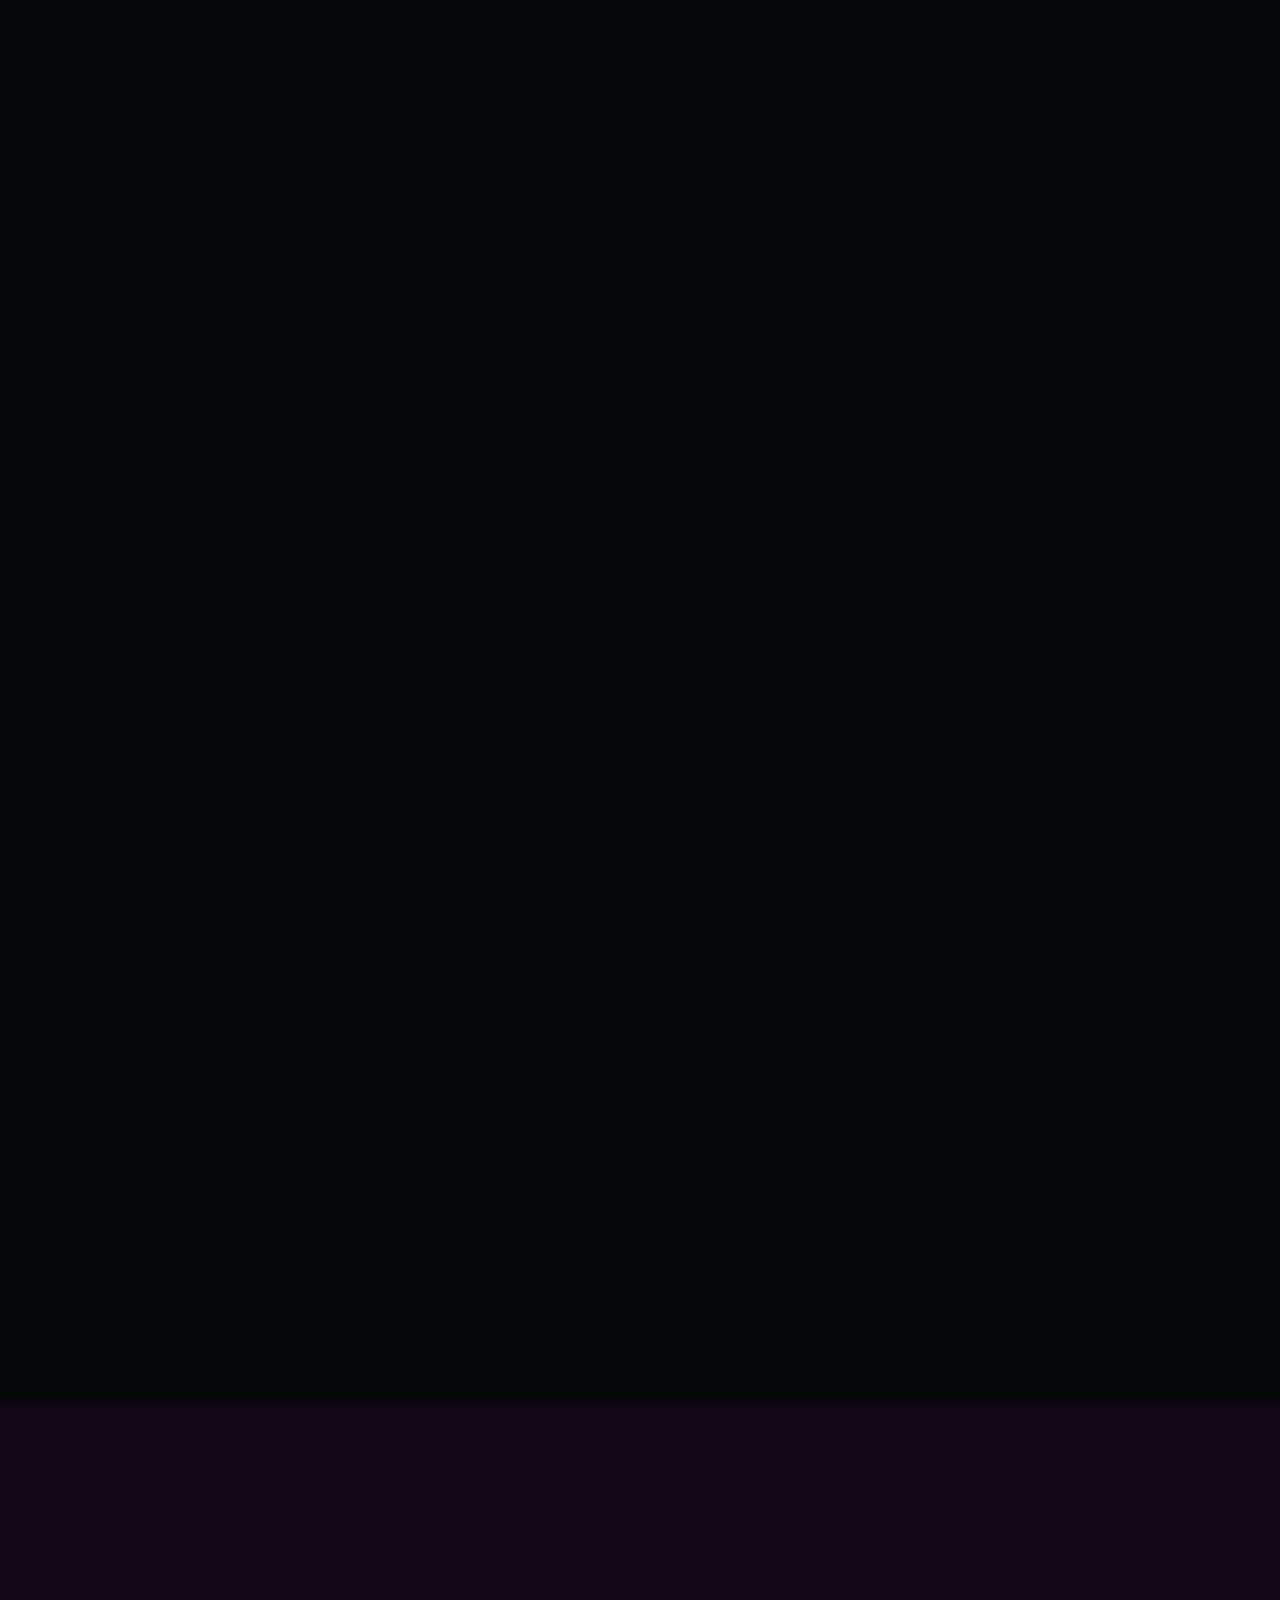
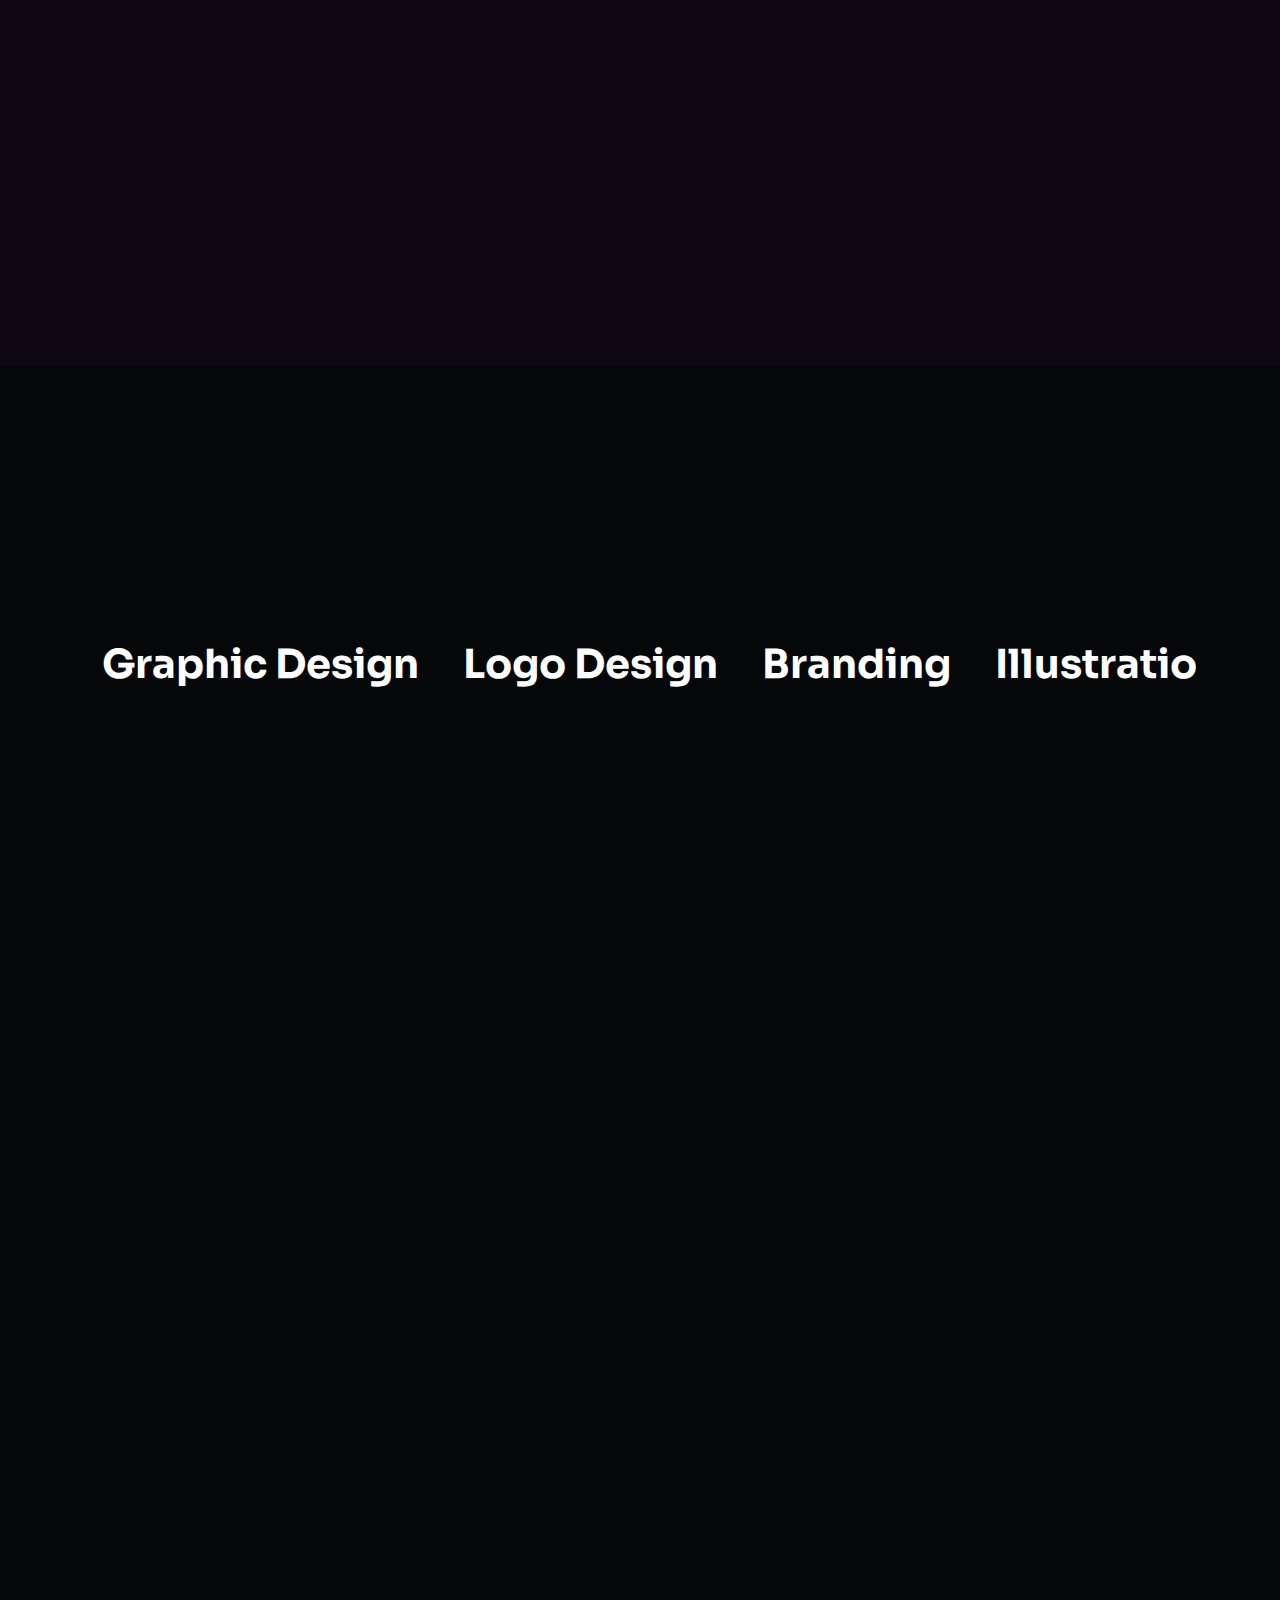
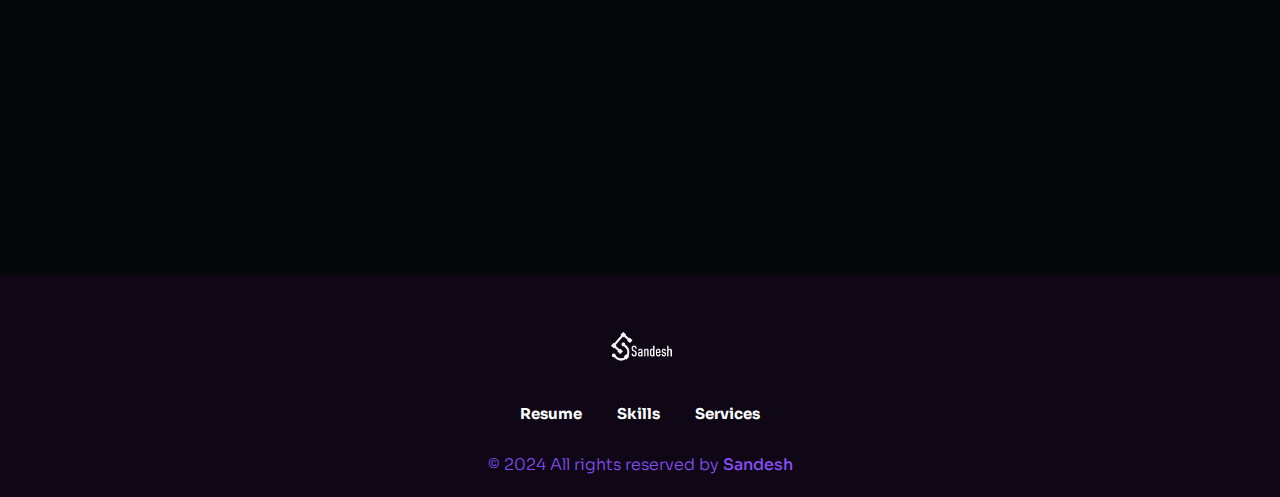
<file: index.html>
<!DOCTYPE html>
<html class="no-js" lang="en">

<head>
    <meta charset="utf-8" />
    <meta http-equiv="x-ua-compatible" content="ie=edge" />
    <meta name="viewport" content="width=device-width, initial-scale=1" />
    <meta name="description" content="Explore my portfolio showcasing graphic design, branding, and logo creation services.">
    <meta name="keywords" content="graphic design, portfolio, logos, web design, branding, digital design, visual identity, creative services, UI/UX design, marketing materials, branding strategy, company branding, logo design, social media graphics">
    <meta name="p:domain_verify" content="7f88bb72a939e737a5d8a29c4a6e36a1" />
    <meta name="robots" content="index, follow, max-snippet:-1, max-video-preview:-1, max-image-preview:large">
    <link rel="canonical" href="https://www.sandeshshrestha.xyz/">

    
    <!-- Site Title -->
    <title>Sandesh Shrestha | Portfolio of Graphic Design & Logo Creation</title>

        <script type="application/ld+json">
        {
            "@context": "https://schema.org",
            "@type": "Person",
            "name": "Sandesh shrestha",
            "jobTitle": "Graphic Designer",
            "url": "https://www.sandeshshrestha.xyz/",  
            "sameAs": [
                "https://www.linkedin.com/in/sandeshshrestha7", 
                "https://twitter.com/sandeshstha8", 
                "https://www.instagram.com/sandesh__shrestha 
            ],
            "image": "https://www.sandeshshrestha.xyz/assets/img/hero/me.jpg", 
            "contactPoint": {
                "@type": "ContactPoint",
                "telephone": "=977-980 5364 156", 
                "contactType": "customer service",
                "areaServed": "Nepal",
                "availableLanguage": "English, Nepali"
            }
        }
        </script>

    <!-- Place favicon.ico in the root directory -->
    <link rel="apple-touch-icon" href="./assets/img/favicon.png" />
    <link rel="shortcut icon" type="image/png" href="./assets/img/favicon.png" />

    <!-- CSS here -->
    <link rel="stylesheet" href="assets/css/animate.min.css">
    <link rel="stylesheet" href="assets/css/bootstrap.min.css">
    <link rel="stylesheet" href="assets/css/font-awesome-pro.min.css">
    <link rel="stylesheet" href="assets/css/flaticon_gerold.css">
    <link rel="stylesheet" href="assets/css/nice-select.css">
    <link rel="stylesheet" href="assets/css/backToTop.css">
    <link rel="stylesheet" href="assets/css/owl.carousel.min.css">
    <link rel="stylesheet" href="assets/css/odometer-theme-default.css">
    <link rel="stylesheet" href="assets/css/magnific-popup.css">

    <link rel="stylesheet" href="assets/css/main.css">
    <link rel="stylesheet" href="assets/css/responsive.css">
</head>

<body>

    <!-- Preloader Area Start -->
    <div class="preloader">
        <svg viewBox="0 0 1000 1000" preserveAspectRatio="none">
            <path id="preloaderSvg" d="M0,1005S175,995,500,995s500,5,500,5V0H0Z"></path>
        </svg>

        <div class="preloader-heading">
            <div class="load-text">
                <span>S</span>
                <span>a</span>
                <span>n</span>
                <span>d</span>
                <span>e</span>
                <span>s</span>
                <span>h</span>
            </div>
        </div>
    </div>
    <!-- Preloader Area End -->

    <!-- HEADER START -->
    <header class="tj-header-area header-absolute">
        <div class="container">
            <div class="row">
                <div class="col-12 d-flex flex-wrap align-items-center">

                    <div class="logo-box">
                        <a href="./">
                            <img src="assets/img/logo/logo.png" alt="Sandesh logo">
                        </a>
                    </div>

                    <div class="header-menu">
                        <nav>
                            <ul>
                                <li><a href="#resume-section">Resume</a></li>
                                <li><a href="#skills-section">Skills</a></li>
                                <li><a href="#services-section">Services</a></li>
                            </ul>
                         </nav>
                    </div>

                    <div class="header-button">
                        <a href="#contact-section" class="btn tj-btn-primary">Hire me!</a>

                    </div>

                    <div class="menu-bar d-lg-none">
                        <button>
                            <span></span>
                            <span></span>
                            <span></span>
                            <span></span>
                        </button>
                    </div>
                </div>
            </div>
        </div>
    </header>
    <header class="tj-header-area header-2 header-sticky sticky-out">
        <div class="container">
            <div class="row">
                <div class="col-12 d-flex flex-wrap align-items-center">

                    <div class="logo-box">
                        <a href="./">
                            <img src="assets/img/logo/logo.png" alt="">
                        </a>
                    </div>

                    <div class="header-menu">
                        <nav>
                            <ul>
                                <li><a href="#resume-section">Resume</a></li>
                                <li><a href="#skills-section">Skills</a></li>
                                <li><a href="#services-section">Services</a></li>
                            </ul>
                        </nav>
                    </div>

                    <div class="header-button">
                        <a href="#contact-section" class="btn tj-btn-primary">Hire me!</a>

                    </div>

                    <div class="menu-bar d-lg-none">
                        <button>
                            <span></span>
                            <span></span>
                            <span></span>
                            <span></span>
                        </button>
                    </div>
                </div>
            </div>
        </div>
    </header>
    <!-- HEADER END -->

    <main class="site-content" id="content">
        <!-- HERO SECTION START -->
        <section class="hero-section d-flex align-items-center" id="intro">
            <div class="intro_text">
                <svg viewBox="0 0 1320 300">
                    <text x="50%" Y="50%" text-anchor="middle">
                        HI
                    </text>
                </svg>
            </div>
            <div class="container">
                <div class="row align-items-center">
                    <div class="col-md-6">
                        <div class="hero-content-box">
                            <span class="hero-sub-title wow fadeInLeft" data-wow-delay="1.1s">I am Sandesh Shrestha</span>
                            <h1 class="hero-title wow fadeInLeft" data-wow-delay="1.2s">Graphic Designer
                            </h1>

                            <div class="hero-image-box d-md-none text-center wow fadeInRight" data-wow-delay="1.3s">
                                <img src="assets/img/hero/me.jpg" alt="Sandesh Shrestha Graphic Designer">

                            </div>

                            <p class="lead wow fadeInLeft" data-wow-delay="1.4s">I create purposeful designs that speak directly to audiences, keeping clarity and authenticity at the forefront. My goal is to help clients reach people meaningfully, with visuals that are memorable and effective. </p>
                            <div class="button-box d-flex flex-wrap align-items-center">
                                <a href="portfolio.html" class="btn tj-btn-secondary wow fadeInLeft"
                                    data-wow-delay="1.5s">Download Portfolio</a>
                                <ul class="ul-reset social-icons wow fadeInLeft" data-wow-delay="1.6s">
                                    <li><a href="https://www.facebook.com/profile.php?id=100089129312843"
                                            aria-label="Facebook"><i class="fa-brands fa-facebook"></i></a></li>
                                    <li><a href="https://www.instagram.com/sandesh__shrestha/" aria-label="Instagram"><i
                                                class="fa-brands fa-instagram"></i></a></li>
                                    <li><a href="https://x.com/sandeshstha8" aria-label="X"><i
                                                class="fa-brands fa-x-twitter"></i></a></li>
                                    <li><a href="https://www.linkedin.com/in/sandeshshrestha7" aria-label="LinkedIn"><i
                                                class="fa-brands fa-linkedin-in"></i></a></li>
                                </ul>

                                </ul>
                            </div>
                        </div>
                    </div>
                    <div class="col-md-6 d-none d-md-block">
                        <div class="hero-image-box text-center wow fadeInRight" data-wow-delay="1.5s">
                            <img src="assets/img/hero/me.jpg" alt="sandesh shrestha graphic designer">
                        </div>
                    </div>
                </div>

                <div class="funfact-area">
                    <div class="row">
                        <div class="col-6 col-lg-3">
                            <div class="funfact-item d-flex flex-column flex-sm-row flex-wrap align-items-center">
                                <div class="number">
                                    <span class="odometer">0</span> <!-- Removed data-count -->
                                </div>
                                <div class="text">Months of <br>Experience</div>
                            </div>
                        </div>
                        <div class="col-6 col-lg-3">
                            <div class="funfact-item d-flex flex-column flex-sm-row flex-wrap align-items-center">
                                <div class="number"><span class="odometer" data-count="3">0</span>+</div>
                                <div class="text">Project <br>Completed</div>
                            </div>
                        </div>
                        <div class="col-6 col-lg-3">
                            <div class="funfact-item d-flex flex-column flex-sm-row flex-wrap align-items-center">
                                <div class="number"><span class="odometer" data-count="5">3</span></div>
                                <div class="text">Happy <br>Clients</div>
                            </div>
                        </div>
                        </div>
                    </div>
                </div>
            </div>
        </section>
        <!-- HERO SECTION END -->

               <!-- RESUME SECTION START -->
               <section class="resume-section" id="resume-section">
                <div class="container">
                    <div class="row">
                        <div class="col-md-6">
                            <div class="section-header wow fadeInUp" data-wow-delay=".3s">
                                <h2 class="section-title">My Experience</h2>
                            </div>
    
                            <div class="resume-widget">
                                <div class="resume-item wow fadeInLeft" data-wow-delay=".4s">
                                    <div class="time">
                                        2024 - Present
                                    </div>
                                    <h3 class="resume-title">Graphic Designer Internship</h3>
                                    <div class="institute">
                                        Kathmandu Infotech,Nepal
                                    </div>
                                </div>
                            </div>
                        </div>
    
                        <div class="col-md-6">
                            <div class="section-header wow fadeInUp" data-wow-delay=".4s">
                                <h2 class="section-title">My Education</h2>
                            </div>
    
                            <div class="resume-widget">
                                <div class="resume-item wow fadeInRight" data-wow-delay=".5s">
                                    <div class="time">
                                        2024
                                    </div>
                                    <h3 class="resume-title">Advance Graphic design</h3>
                                    <div class="institute">
                                        Skill Training Nepal,Kathmandu
                                    </div>
                                </div>
                    </div>
                </div>
            </section>
            <!-- RESUME SECTION END -->
    
            <!-- SKILLS SECTION START -->
            <section class="skills-section" id="skills-section">
                <div class="container">
                    <div class="row">
                        <div class="col-md-12">
                            <div class="section-header text-center">
                                <h2 class="section-title wow fadeInUp" data-wow-delay=".3s">My Skills</h2>
                            </div>
                        </div>
                    </div>
    
                    <div class="row">
                        <div class="col-md-12">
                            <div class="skills-widget d-flex flex-wrap justify-content-center align-items-center">
                                <div class="skill-item wow fadeInUp" data-wow-delay=".3s">
                                    <div class="skill-inner">
                                        <div class="icon-box">
                                            <img src="assets/img/icons/Photoshop.svg" alt="">
                                        </div>
                                        <div class="number">90%</div>
                                    </div>
                                    <p>Photoshop</p>
                                </div>
                                <div class="skill-item wow fadeInUp" data-wow-delay=".4s">
                                    <div class="skill-inner">
                                        <div class="icon-box">
                                            <img src="assets/img/icons/Illustrator.svg" alt="">
                                        </div>
                                        <div class="number">85%</div>
                                    </div>
                                    <p>Illustrator</p>
                                </div>
                                <div class="skill-item wow fadeInUp" data-wow-delay=".5s">
                                    <div class="skill-inner">
                                        <div class="icon-box">
                                            <img src="assets/img/icons/InDesign.svg" alt="">
                                        </div>
                                        <div class="number">70%</div>
                                    </div>
                                    <p>InDesign</p>
                                </div>
                                <div class="skill-item wow fadeInUp" data-wow-delay=".6s">
                                    <div class="skill-inner">
                                        <div class="icon-box">
                                            <img src="assets/img/icons/figma.svg" alt="">
                                        </div>
                                        <div class="number">10%</div>
                                    </div>
                                    <p>Figma</p>
                                </div>
                                <div class="skill-item wow fadeInUp" data-wow-delay=".7s">
                                    <div class="skill-inner">
                                        <div class="icon-box">
                                            <img src="assets/img/icons/xd.svg" alt="">
                                        </div>
                                        <div class="number">10%</div>
                                    </div>
                                    <p>XD</p>
                                </div>
                            </div>
                        </div>
                    </div>
                </div>
            </section>
            <!-- SKILLS SECTION END -->


        <!-- SERVICES SECTION START -->
        <section class="services-section" id="services-section">
            <div class="container">
                <div class="row">
                    <div class="col-md-12">
                        <div class="section-header text-center">
                            <h2 class="section-title wow fadeInUp" data-wow-delay=".3s">My Quality Services</h2>
                        </div>
                    </div>
                </div>
        
                <!-- Logos Wrapper -->
                <div class="service">
                    <div class="service_items">
                        <div class="service-item">Graphic Design</div>
                        <div class="service-item">Logo Design</div>
                        <div class="service-item">Branding</div>
                        <div class="service-item">Illustration</div>
                        <div class="service-item">Print Design</div>
                        <div class="service-item">Social Media Graphics</div>
                        
                        <div class="service-item">Graphic Design</div>
                        <div class="service-item">Logo Design</div>
                        <div class="service-item">Branding</div>
                        <div class="service-item">Illustration</div>
                        <div class="service-item">Print Design</div>
                        <div class="service-item">Social Media Graphics</div>

                        <div class="service-item">Graphic Design</div>
                        <div class="service-item">Logo Design</div>
                        <div class="service-item">Branding</div>
                        <div class="service-item">Illustration</div>
                        <div class="service-item">Print Design</div>
                        <div class="service-item">Social Media Graphics</div>

                        <div class="service-item">Graphic Design</div>
                        <div class="service-item">Logo Design</div>
                        <div class="service-item">Branding</div>
                        <div class="service-item">Illustration</div>
                        <div class="service-item">Print Design</div>
                        <div class="service-item">Social Media Graphics</div>

                        <div class="service-item">Graphic Design</div>
                        <div class="service-item">Logo Design</div>
                        <div class="service-item">Branding</div>
                        <div class="service-item">Illustration</div>
                        <div class="service-item">Print Design</div>
                        <div class="service-item">Social Media Graphics</div>

                        <div class="service-item">Graphic Design</div>
                        <div class="service-item">Logo Design</div>
                        <div class="service-item">Branding</div>
                        <div class="service-item">Illustration</div>
                        <div class="service-item">Print Design</div>
                        <div class="service-item">Social Media Graphics</div>
                        
                    </div>
                </div>
            </div>
        </section>        
        <!-- SERVICES SECTION END -->

        
        <!-- CONTACT SECTION START -->
        <section class="contact-section" id="contact-section">
            <div class="container">
                <div class="row">
                    <div class="col-lg-6 col-md-7 order-2 order-md-1">
                        <div class="contact-form-box wow fadeInLeft" data-wow-delay=".3s">
                            <div class="section-header">
                                <h2 class="section-title">Let’s work together!</h2>
                                <p>I design beautiful and simple things and i love what i do. Just simple like
                                    that!
                                </p>
                            </div>

                            <div class="tj-contact-form">
                                <form action="https://api.web3forms.com/submit" method="POST">
                                    <input type="hidden" name="access_key" value="328300aa-86e9-4b5b-bd2e-b28a9893ca7c">
                                    <input type="hidden" name="redirect" value="https://sandeshshrestha.xyz">
                                    <input type="checkbox" name="botcheck" class="hidden" style="display: none;">

                                    <div class="row gx-3">
                                        <div class="col-sm-6">
                                            <div class="form_group">
                                                <input type="text" name="fname" id="fname" placeholder="First name"
                                                    autocomplete="off">
                                            </div>
                                        </div>
                                        <div class="col-sm-6">
                                            <div class="form_group">
                                                <input type="text" name="lname" id="lname" placeholder="Last name"
                                                    autocomplete="off">
                                            </div>
                                        </div>
                                        <div class="col-sm-6">
                                            <div class="form_group">
                                                <input type="email" name="email" id="email" placeholder="Email address"
                                                    autocomplete="off">
                                            </div>
                                        </div>
                                        <div class="col-sm-6">
                                            <div class="form_group">
                                                <input type="tel" name="phone" id="phone" placeholder="Phone number"
                                                    autocomplete="off">
                                            </div>
                                        </div>
                                        <div class="col-12">
                                            <div class="form_group">
                                                <select name="service" id="service" class="tj-nice-select">
                                                    <option value="" selected disabled>Choose Service</option>
                                                    <option value="graphic design">Posters Design</option>
                                                    <option value="graphic design">logo Design</option>
                                                    <option value="graphic design">Print Design</option>
                                                    <option value="graphic design">Illustration</option>
                                                    <option value="graphic design">Others</option>
                                                </select>
                                            </div>
                                        </div>
                                        <div class="col-12">
                                            <div class="form_group">
                                                <textarea name="message" id="message" placeholder="Message"></textarea>
                                            </div>
                                        </div>
                                        <div class="col-12">
                                            <div class="form_btn">
                                                <button type="submit" class="btn tj-btn-primary">Send Message</button>
                                            </div>
                                        </div>
                                    </div>
                                </form>
                            </div>
                        </div>
                    </div>

                    <div class="col-lg-5 offset-lg-1 col-md-5  d-flex flex-wrap align-items-center  order-1 order-md-2">
                        <div class="contact-info-list">
                            <ul class="ul-reset">
                                <li class="d-flex flex-wrap align-items-center position-relative wow fadeInRight"
                                    data-wow-delay=".4s">
                                    <div class="icon-box">
                                        <i class="flaticon-phone-call"></i>
                                    </div>
                                    <div class="text-box">
                                        <p>Phone</p>
                                        <a href="tel:0123456789">+977 980 5364 156</a>
                                    </div>
                                </li>
                                <li class="d-flex flex-wrap align-items-center position-relative wow fadeInRight"
                                    data-wow-delay=".5s">
                                    <div class="icon-box">
                                        <i class="flaticon-mail-inbox-app"></i>
                                    </div>
                                    <div class="text-box">
                                        <p>Email</p>
                                        <a href="mailto:mail@mail.com">sandeshstha67@gmail.com</a>
                                    </div>
                                </li>
                                <li class="d-flex flex-wrap align-items-center position-relative wow fadeInRight"
                                    data-wow-delay=".6s">
                                    <div class="icon-box">
                                        <i class="flaticon-location"></i>
                                    </div>
                                    <div class="text-box">
                                        <p>Address</p>
                                        <a href="#">Thapagaun, New Baneshwor <br>Kathmandu, Nepal</a>
                                    </div>
                                </li>
                            </ul>
                        </div>
                    </div>
                </div>
            </div>
        </section>
        <!-- CONTACT SECTION END -->
    </main>

    <!-- FOOTER AREA START -->
    <footer class="tj-footer-area">
        <div class="container">
            <div class="row">
                <div class="col-md-12 text-center">
                    <div class="footer-logo-box">
                        <a href="#"><img src="assets/img/logo/logo.png" alt=""></a>
                    </div>
                    <div class="footer-menu">
                        <nav>
                            <ul>
                                <li><a href="#resume-section">Resume</a></li>
                                <li><a href="#skills-section">Skills</a></li>
                                <li><a href="#services-section">Services</a></li>
                            </ul>
                        </nav>
                    </div>
                    <div class="copy-text">
                        <p>&copy; 2024 All rights reserved by <a href="#" target="_blank">Sandesh</a></p>
                    </div>
                </div>
            </div>
        </div>
    </footer>
    <!-- FOOTER AREA END -->


    <!-- CSS here -->
    <script src="assets/js/jquery.min.js"></script>
    <script src="assets/js/bootstrap.bundle.min.js"></script>
    <script src="assets/js/nice-select.min.js"></script>
    <script src="assets/js/backToTop.js"></script>
    <script src="assets/js/smooth-scroll.js"></script>
    <script src="assets/js/appear.min.js"></script>
    <script src="assets/js/wow.min.js"></script>
    <script src="assets/js/gsap.min.js"></script>
    <script src="assets/js/one-page-nav.js"></script>
    <script src="assets/js/lightcase.js"></script>
    <script src="assets/js/owl.carousel.min.js"></script>
    <script src="assets/js/isotope.pkgd.min.js"></script>
    <script src="assets/js/odometer.min.js"></script>
    <script src="assets/js/magnific-popup.js"></script>

    <script src="assets/js/main.js"></script>
</body>

</html>
</file>
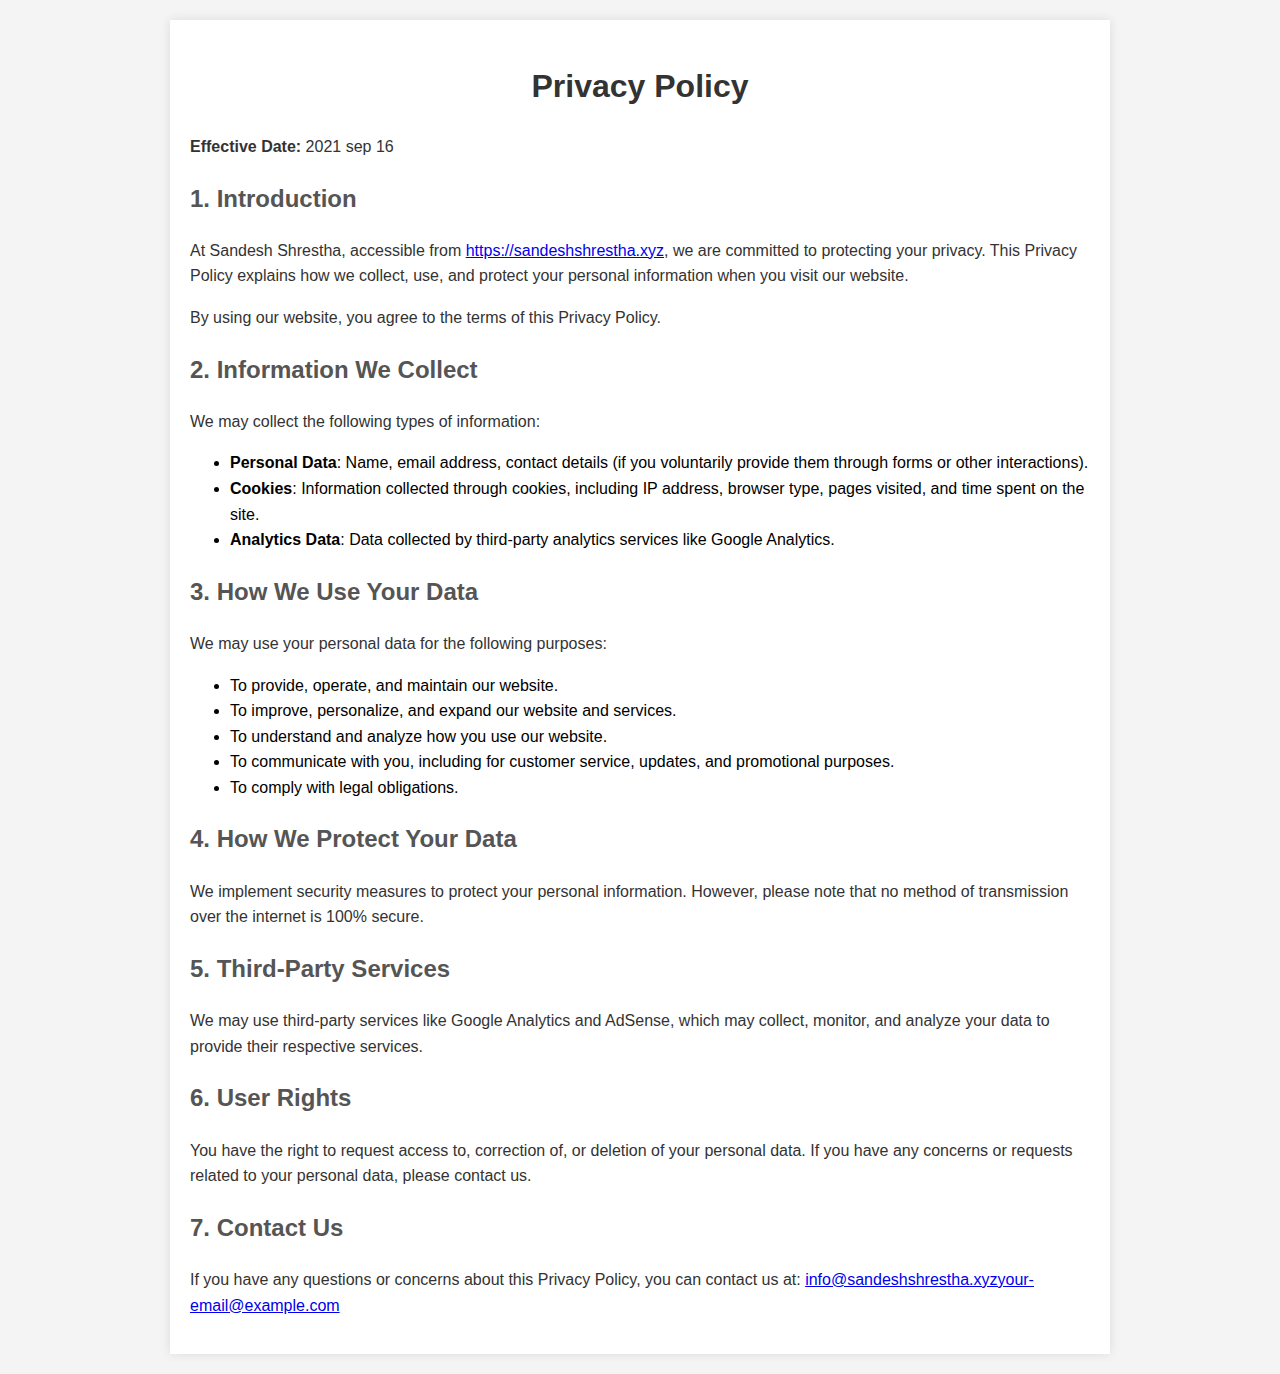
<file: Privacy-policy.html>
<!DOCTYPE html>
<html lang="en">
<head>
    <meta charset="UTF-8">
    <meta name="viewport" content="width=device-width, initial-scale=1.0">
    <meta name="description" content="Privacy Policy of Sandesh Shrestha's website, outlining data collection and usage practices.">
    <meta name="keywords" content="Privacy Policy, GDPR, Sandesh Shrestha">
    <title>Privacy Policy - Sandesh Shrestha</title>
    <style>
        body {
            font-family: Arial, sans-serif;
            margin: 0;
            padding: 20px;
            line-height: 1.6;
            background-color: #f4f4f4;
        }
        .container {
            max-width: 900px;
            margin: auto;
            background: #fff;
            padding: 20px;
            box-shadow: 0 0 10px rgba(0,0,0,0.1);
        }
        h1 {
            text-align: center;
            color: #333;
        }
        h2 {
            color: #555;
        }
        p {
            color: #333;
        }
    </style>
</head>
<body>

    <div class="container">
        <h1>Privacy Policy</h1>
        <p><strong>Effective Date:</strong> 2021 sep 16 </p>

        <h2>1. Introduction</h2>
        <p>At Sandesh Shrestha, accessible from <a href="https://sandeshshrestha.xyz">https://sandeshshrestha.xyz</a>, we are committed to protecting your privacy. This Privacy Policy explains how we collect, use, and protect your personal information when you visit our website.</p>
        <p>By using our website, you agree to the terms of this Privacy Policy.</p>

        <h2>2. Information We Collect</h2>
        <p>We may collect the following types of information:</p>
        <ul>
            <li><strong>Personal Data</strong>: Name, email address, contact details (if you voluntarily provide them through forms or other interactions).</li>
            <li><strong>Cookies</strong>: Information collected through cookies, including IP address, browser type, pages visited, and time spent on the site.</li>
            <li><strong>Analytics Data</strong>: Data collected by third-party analytics services like Google Analytics.</li>
        </ul>

        <h2>3. How We Use Your Data</h2>
        <p>We may use your personal data for the following purposes:</p>
        <ul>
            <li>To provide, operate, and maintain our website.</li>
            <li>To improve, personalize, and expand our website and services.</li>
            <li>To understand and analyze how you use our website.</li>
            <li>To communicate with you, including for customer service, updates, and promotional purposes.</li>
            <li>To comply with legal obligations.</li>
        </ul>

        <h2>4. How We Protect Your Data</h2>
        <p>We implement security measures to protect your personal information. However, please note that no method of transmission over the internet is 100% secure.</p>

        <h2>5. Third-Party Services</h2>
        <p>We may use third-party services like Google Analytics and AdSense, which may collect, monitor, and analyze your data to provide their respective services.</p>

        <h2>6. User Rights</h2>
        <p>You have the right to request access to, correction of, or deletion of your personal data. If you have any concerns or requests related to your personal data, please contact us.</p>

        <h2>7. Contact Us</h2>
        <p>If you have any questions or concerns about this Privacy Policy, you can contact us at: <a href="mailto:info@sandeshshrestha.xyz">info@sandeshshrestha.xyzyour-email@example.com</a></p>
    </div>

</body>
</html>
</file>
<file: assets/css/flaticon_gerold.css>
/*!
*    ______ _       _   _
*    |  ____| |     | | (_)
*    | |__  | | __ _| |_ _  ___ ___  _ __
*    |  __| | |/ _` | __| |/ __/ _ \| '_ \
*    | |    | | (_| | |_| | (_| (_) | | | |
*    |_|    |_|\__,_|\__|_|\___\___/|_| |_|
*
*         https://www.flaticon.com
*/

@font-face {
	font-family: "flaticon_gerold";
	src: url("../fonts/flaticon_gerold.woff2?5df17bbe8cd19f777619d1e48053f6e5")
			format("woff2"),
		url("../fonts/flaticon_gerold.woff?5df17bbe8cd19f777619d1e48053f6e5")
			format("woff"),
		url("../fonts/flaticon_gerold.eot?5df17bbe8cd19f777619d1e48053f6e5#iefix")
			format("embedded-opentype"),
		url("../fonts/flaticon_gerold.ttf?5df17bbe8cd19f777619d1e48053f6e5")
			format("truetype"),
		url("../fonts/flaticon_gerold.svg?5df17bbe8cd19f777619d1e48053f6e5#flaticon_gerold")
			format("svg");
}

i[class^="flaticon-"]:before,
i[class*=" flaticon-"]:before {
	font-family: flaticon_gerold !important;
	font-style: normal;
	font-weight: normal !important;
	font-variant: normal;
	text-transform: none;
	line-height: 1;
	-webkit-font-smoothing: antialiased;
	-moz-osx-font-smoothing: grayscale;
}

.flaticon-up-right-arrow:before {
	content: "\f101";
}
.flaticon-clock:before {
	content: "\f102";
}
.flaticon-calendar:before {
	content: "\f103";
}
.flaticon-phone-call:before {
	content: "\f104";
}
.flaticon-mail-inbox-app:before {
	content: "\f105";
}
.flaticon-location:before {
	content: "\f106";
}
.flaticon-management-service:before {
	content: "\f107";
}
.flaticon-home-button:before {
	content: "\f108";
}
.flaticon-suitcase:before {
	content: "\f109";
}
.flaticon-resume:before {
	content: "\f10a";
}
.flaticon-skill-development:before {
	content: "\f10b";
}
.flaticon-rating:before {
	content: "\f10c";
}
.flaticon-communicate:before {
	content: "\f10d";
}
.flaticon-design:before {
	content: "\f10e";
}
.flaticon-3d-movie:before {
	content: "\f10f";
}
.flaticon-ux-design:before {
	content: "\f110";
}
.flaticon-web-design:before {
	content: "\f111";
}
.flaticon-ui-design:before {
	content: "\f112";
}
.flaticon-seo:before {
	content: "\f113";
}
</file>
<file: assets/css/nice-select.css>
.nice-select {
  -webkit-tap-highlight-color: transparent;
  background-color: #fff;
  border-radius: 5px;
  border: solid 1px #e8e8e8;
  box-sizing: border-box;
  clear: both;
  cursor: pointer;
  display: block;
  float: left;
  font-family: inherit;
  font-size: 14px;
  font-weight: normal;
  height: 42px;
  line-height: 40px;
  outline: none;
  padding-left: 18px;
  padding-right: 30px;
  position: relative;
  text-align: left !important;
  -webkit-transition: all 0.2s ease-in-out;
  transition: all 0.2s ease-in-out;
  -webkit-user-select: none;
     -moz-user-select: none;
      -ms-user-select: none;
          user-select: none;
  white-space: nowrap;
  width: auto; }
  .nice-select:hover {
    border-color: #dbdbdb; }
  .nice-select:active, .nice-select.open, .nice-select:focus {
    border-color: #999; }
  .nice-select:after {
    border-bottom: 2px solid #999;
    border-right: 2px solid #999;
    content: '';
    display: block;
    height: 5px;
    margin-top: -4px;
    pointer-events: none;
    position: absolute;
    right: 12px;
    top: 50%;
    -webkit-transform-origin: 66% 66%;
        -ms-transform-origin: 66% 66%;
            transform-origin: 66% 66%;
    -webkit-transform: rotate(45deg);
        -ms-transform: rotate(45deg);
            transform: rotate(45deg);
    -webkit-transition: all 0.15s ease-in-out;
    transition: all 0.15s ease-in-out;
    width: 5px; }
  .nice-select.open:after {
    -webkit-transform: rotate(-135deg);
        -ms-transform: rotate(-135deg);
            transform: rotate(-135deg); }
  .nice-select.open .list {
    opacity: 1;
    pointer-events: auto;
    -webkit-transform: scale(1) translateY(0);
        -ms-transform: scale(1) translateY(0);
            transform: scale(1) translateY(0); }
  .nice-select.disabled {
    border-color: #ededed;
    color: #999;
    pointer-events: none; }
    .nice-select.disabled:after {
      border-color: #cccccc; }
  .nice-select.wide {
    width: 100%; }
    .nice-select.wide .list {
      left: 0 !important;
      right: 0 !important; }
  .nice-select.right {
    float: right; }
    .nice-select.right .list {
      left: auto;
      right: 0; }
  .nice-select.small {
    font-size: 12px;
    height: 36px;
    line-height: 34px; }
    .nice-select.small:after {
      height: 4px;
      width: 4px; }
    .nice-select.small .option {
      line-height: 34px;
      min-height: 34px; }
  .nice-select .list {
    background-color: #fff;
    border-radius: 5px;
    box-shadow: 0 0 0 1px rgba(68, 68, 68, 0.11);
    box-sizing: border-box;
    margin-top: 4px;
    opacity: 0;
    overflow: hidden;
    padding: 0;
    pointer-events: none;
    position: absolute;
    top: 100%;
    left: 0;
    -webkit-transform-origin: 50% 0;
        -ms-transform-origin: 50% 0;
            transform-origin: 50% 0;
    -webkit-transform: scale(0.75) translateY(-21px);
        -ms-transform: scale(0.75) translateY(-21px);
            transform: scale(0.75) translateY(-21px);
    -webkit-transition: all 0.2s cubic-bezier(0.5, 0, 0, 1.25), opacity 0.15s ease-out;
    transition: all 0.2s cubic-bezier(0.5, 0, 0, 1.25), opacity 0.15s ease-out;
    z-index: 9; }
    .nice-select .list:hover .option:not(:hover) {
      background-color: transparent !important; }
  .nice-select .option {
    cursor: pointer;
    font-weight: 400;
    line-height: 40px;
    list-style: none;
    min-height: 40px;
    outline: none;
    padding-left: 18px;
    padding-right: 29px;
    text-align: left;
    -webkit-transition: all 0.2s;
    transition: all 0.2s; }
    .nice-select .option:hover, .nice-select .option.focus, .nice-select .option.selected.focus {
      background-color: #f6f6f6; }
    .nice-select .option.selected {
      font-weight: bold; }
    .nice-select .option.disabled {
      background-color: transparent;
      color: #999;
      cursor: default; }

.no-csspointerevents .nice-select .list {
  display: none; }

.no-csspointerevents .nice-select.open .list {
  display: block; }
</file>
<file: assets/css/backToTop.css>
.progress-wrap {
	position: fixed;
	right: 50px;
	bottom: 50px;
	height: 46px;
	width: 46px;
	cursor: pointer;
	display: block;
	border-radius: 50px;
	box-shadow: inset 0 0 0 2px rgba(255, 255, 255, 0.5);
	z-index: 99;
	opacity: 0;
	visibility: hidden;
	transform: translateY(15px);
	-webkit-transition: all 200ms linear;
	transition: all 200ms linear;
}

.progress-wrap.active-progress {
	opacity: 1;
	visibility: visible;
	transform: translateY(0);
}

.progress-wrap::after {
	position: absolute;
	content: "\f176";
	font-family: "Font Awesome 5 Pro";
	text-align: center;
	line-height: 46px;
	font-size: 20px;
	color: var(--tj-theme-primary);
	left: 0;
	top: 0;
	height: 46px;
	width: 46px;
	cursor: pointer;
	display: block;
	z-index: 1;
	-webkit-transition: all 200ms linear;
	transition: all 200ms linear;
}

.progress-wrap svg path {
	fill: none;
}

.progress-wrap svg.progress-circle path {
	stroke: var(--tj-theme-primary);
	stroke-width: 4;
	box-sizing: border-box;
	-webkit-transition: all 200ms linear;
	transition: all 200ms linear;
}
</file>
<file: assets/css/odometer-theme-default.css>
.odometer.odometer-auto-theme, .odometer.odometer-theme-default {
  display: -moz-inline-box;
  -moz-box-orient: vertical;
  display: inline-block;
  vertical-align: middle;
  *vertical-align: auto;
  position: relative;
}
.odometer.odometer-auto-theme, .odometer.odometer-theme-default {
  *display: inline;
}
.odometer.odometer-auto-theme .odometer-digit, .odometer.odometer-theme-default .odometer-digit {
  display: -moz-inline-box;
  -moz-box-orient: vertical;
  display: inline-block;
  vertical-align: middle;
  *vertical-align: auto;
  position: relative;
}
.odometer.odometer-auto-theme .odometer-digit, .odometer.odometer-theme-default .odometer-digit {
  *display: inline;
}
.odometer.odometer-auto-theme .odometer-digit .odometer-digit-spacer, .odometer.odometer-theme-default .odometer-digit .odometer-digit-spacer {
  display: -moz-inline-box;
  -moz-box-orient: vertical;
  display: inline-block;
  vertical-align: middle;
  *vertical-align: auto;
  visibility: hidden;
}
.odometer.odometer-auto-theme .odometer-digit .odometer-digit-spacer, .odometer.odometer-theme-default .odometer-digit .odometer-digit-spacer {
  *display: inline;
}
.odometer.odometer-auto-theme .odometer-digit .odometer-digit-inner, .odometer.odometer-theme-default .odometer-digit .odometer-digit-inner {
  text-align: left;
  display: block;
  position: absolute;
  top: 0;
  left: 0;
  right: 0;
  bottom: 0;
  overflow: hidden;
}
.odometer.odometer-auto-theme .odometer-digit .odometer-ribbon, .odometer.odometer-theme-default .odometer-digit .odometer-ribbon {
  display: block;
}
.odometer.odometer-auto-theme .odometer-digit .odometer-ribbon-inner, .odometer.odometer-theme-default .odometer-digit .odometer-ribbon-inner {
  display: block;
  -webkit-backface-visibility: hidden;
}
.odometer.odometer-auto-theme .odometer-digit .odometer-value, .odometer.odometer-theme-default .odometer-digit .odometer-value {
  display: block;
  -webkit-transform: translateZ(0);
}
.odometer.odometer-auto-theme .odometer-digit .odometer-value.odometer-last-value, .odometer.odometer-theme-default .odometer-digit .odometer-value.odometer-last-value {
  position: absolute;
}
.odometer.odometer-auto-theme.odometer-animating-up .odometer-ribbon-inner, .odometer.odometer-theme-default.odometer-animating-up .odometer-ribbon-inner {
  -webkit-transition: -webkit-transform 2s;
  -moz-transition: -moz-transform 2s;
  -ms-transition: -ms-transform 2s;
  -o-transition: -o-transform 2s;
  transition: transform 2s;
}
.odometer.odometer-auto-theme.odometer-animating-up.odometer-animating .odometer-ribbon-inner, .odometer.odometer-theme-default.odometer-animating-up.odometer-animating .odometer-ribbon-inner {
  -webkit-transform: translateY(-100%);
  -moz-transform: translateY(-100%);
  -ms-transform: translateY(-100%);
  -o-transform: translateY(-100%);
  transform: translateY(-100%);
}
.odometer.odometer-auto-theme.odometer-animating-down .odometer-ribbon-inner, .odometer.odometer-theme-default.odometer-animating-down .odometer-ribbon-inner {
  -webkit-transform: translateY(-100%);
  -moz-transform: translateY(-100%);
  -ms-transform: translateY(-100%);
  -o-transform: translateY(-100%);
  transform: translateY(-100%);
}
.odometer.odometer-auto-theme.odometer-animating-down.odometer-animating .odometer-ribbon-inner, .odometer.odometer-theme-default.odometer-animating-down.odometer-animating .odometer-ribbon-inner {
  -webkit-transition: -webkit-transform 2s;
  -moz-transition: -moz-transform 2s;
  -ms-transition: -ms-transform 2s;
  -o-transition: -o-transform 2s;
  transition: transform 2s;
  -webkit-transform: translateY(0);
  -moz-transform: translateY(0);
  -ms-transform: translateY(0);
  -o-transform: translateY(0);
  transform: translateY(0);
}

.odometer.odometer-auto-theme, .odometer.odometer-theme-default {
  font-family: "Helvetica Neue", sans-serif;
  line-height: 1.1em;
}
.odometer.odometer-auto-theme .odometer-value, .odometer.odometer-theme-default .odometer-value {
  text-align: center;
}
</file>
<file: assets/css/main.css>
@import url("https://fonts.googleapis.com/css2?family=Sora:wght@300;400;500;700&display=swap");
@import url("https://fonts.googleapis.com/css2?family=Russo+One&display=swap");

:root {
	/* ----------------------------------
   @font family declaration
  ------------------------------------ */
	--tj-ff-body: "Sora", sans-serif;
	--tj-ff-heading: "Sora", sans-serif;
	--tj-ff-russo: "Russo One", sans-serif;
	--tj-ff-fontawesome: "Font Awesome 6 Pro";
	/* ----------------------------------
   @color declaration
  ------------------------------------ */
	--tj-body: #dddddd;
	--tj-white: #ffffff;
	--tj-black: #000000;
	--tj-black-2: #050709;
	--tj-heading-primary: #102039;
	--tj-heading-secondary: #ea1826;
	--tj-theme-primary: #8750f7;
	--tj-theme-secondary: #2a1454;
	--tj-theme-accent-1: #0f0715;
	--tj-theme-accent-2: #140c1c;
	--tj-grey-1: #747779;
	--tj-grey-2: #d9d9d9;
	--tj-grey-3: #dddddd;
	--tj-grey-4: #22272c;
	/* ----------------------------------
   @font weight declaration
  ------------------------------------ */
	--tj-fw-normal: normal;
	--tj-fw-elight: 200;
	--tj-fw-light: 300;
	--tj-fw-regular: 400;
	--tj-fw-medium: 500;
	--tj-fw-sbold: 600;
	--tj-fw-bold: 700;
	--tj-fw-ebold: 800;
	--tj-fw-black: 900;
	/* ----------------------------------
    @font size declaration
  ------------------------------------ */
	--tj-fz-body: 16px;
	--tj-fz-btn: 15px;
	--tj-fz-p: 18px;
	--tj-fz-h1: 65px;
	--tj-fz-h2: 45px;
	--tj-fz-h3: 30px;
	--tj-fz-h4: 24px;
	--tj-fz-h5: 22px;
	--tj-fz-h6: 18px;
	--tj-fz-sub-title: 36px;
}

.popup-overlay {
	position: fixed;
	top: 0;
	left: 0;
	width: 100%;
	height: 100%;
	background: rgba(0, 0, 0, 0.7);
	display: flex;
	align-items: center;
	justify-content: center;
	z-index: 1000;
	opacity: 1;
	visibility: visible;
	transition: opacity 0.3s ease, visibility 0.3s ease;
  }
  
  /* Hidden state for the overlay */
  .popup-overlay.hidden {
	opacity: 0;
	visibility: hidden;
  }
  
  /* Style for the popup content box */
  .popup-content {
	background: #000000;
	padding: 20px;
	width: 90%;
	max-width: 400px;
	text-align: center;
	border-radius: 10px;
	box-shadow: 0 0 20px rgba(0, 0, 0, 0.5);
  }
  
  /* Button style */
  .close-btn {
	margin-top: 15px;
	padding: 10px 20px;
	background-color: #007bff;
	color: #fff;
	border: none;
	border-radius: 5px;
	cursor: pointer;
	font-size: 16px;
	transition: background-color 0.3s;
  }
  
  .close-btn:hover {
	background-color: #0056b3;
  }
  
* {
	margin: 0;
	padding: 0;
	-webkit-box-sizing: border-box;
	box-sizing: border-box;
	scrollbar-width: thin;
	scrollbar-color: var(--tj-theme-primary) var(--tj-theme-secondary);
}

::-webkit-scrollbar {
	height: 4px;
	width: 4px;
	background: var(--tj-theme-secondary);
}

::-webkit-scrollbar-thumb {
	background: var(--tj-theme-primary);
	-webkit-border-radius: 1ex;
	-webkit-box-shadow: 0px 0px 0px rgba(0, 0, 0, 0.75);
}

::-webkit-scrollbar-corner {
	background: transparent;
}

html,
body {
	min-height: 100%;
	overflow-x: hidden;
}

img {
	max-width: 100%;
}

body {
	font-family: var(--tj-ff-body);
	font-size: var(--tj-fz-body);
	font-weight: var(--tj-fw-regular);
	color: var(--tj-body);
}

h1,
h2,
h3,
h4,
h5,
h6 {
	font-family: var(--tj-ff-heading);
	font-weight: var(--tj-fw-bold);
	line-height: 1.2;
	color: var(--tj-white);
	margin-bottom: 15px;
}

h1 {
	font-size: var(--tj-fz-h1);
}

h2 {
	font-size: var(--tj-fz-h2);
}

h3 {
	font-size: var(--tj-fz-h3);
}

h4 {
	font-size: var(--tj-fz-h4);
}

h5 {
	font-size: var(--tj-fz-h5);
}

h6 {
	font-size: var(--tj-fz-h6);
}

h1 > a,
h2 > a,
h3 > a,
h4 > a,
h5 > a,
h6 > a {
	color: inherit;
	font-size: inherit;
	font-family: inherit;
	font-weight: inherit;
	text-decoration: none;
}

a:hover {
	text-decoration: none;
}

a h1:hover,
a h2:hover,
a h3:hover,
a h4:hover,
a h5:hover,
a h6:hover {
	text-decoration: none;
}

.site-content {
	overflow: hidden;
}

.ul-reset {
	margin: 0;
	padding: 0;
	list-style: none;
}
.tj-btn-primary {
	text-decoration: none;
	display: -webkit-inline-box;
	display: -ms-inline-flexbox;
	display: inline-flex;
	gap: 10px;
	-webkit-box-align: center;
	-ms-flex-align: center;
	align-items: center;
	-webkit-box-pack: center;
	-ms-flex-pack: center;
	justify-content: center;
	font-size: var(--tj-fz-btn);
	line-height: 1;
	font-weight: var(--tj-fw-bold);
	color: var(--tj-white);
	text-transform: capitalize;
	background-size: 200%;
	background-image: -webkit-gradient(
		linear,
		left top,
		right top,
		from(var(--tj-theme-primary)),
		color-stop(51%, var(--tj-theme-secondary)),
		to(var(--tj-theme-primary))
	);
	background-image: -o-linear-gradient(
		left,
		var(--tj-theme-primary) 0%,
		var(--tj-theme-secondary) 51%,
		var(--tj-theme-primary) 100%
	);
	background-image: linear-gradient(
		to right,
		var(--tj-theme-primary) 0%,
		var(--tj-theme-secondary) 51%,
		var(--tj-theme-primary) 100%
	);
	border: none;
	border-radius: 50px;
	padding: 17px 35px;
	-webkit-transition: 0.4s;
	-o-transition: 0.4s;
	transition: 0.4s;
}
.tj-btn-primary i {
	-webkit-transform: rotate(-45deg);
	-ms-transform: rotate(-45deg);
	transform: rotate(-45deg);
	-webkit-transition: 0.4s;
	-o-transition: 0.4s;
	transition: 0.4s;
}
.tj-btn-primary:hover {
	background-position: -100%;
}
.tj-btn-primary:hover i {
	-webkit-transform: rotate(0);
	-ms-transform: rotate(0);
	transform: rotate(0);
}
.tj-btn-secondary {
	text-decoration: none;
	font-size: var(--tj-fz-btn);
	line-height: 1;
	font-weight: var(--tj-fw-medium);
	color: var(--tj-theme-primary);
	border-radius: 50px;
	padding: 17px 35px;
	border: 1px solid var(--tj-theme-primary);
	-webkit-transition: 0.3s;
	-o-transition: 0.3s;
	transition: 0.3s;
	letter-spacing: 1px;
}
.tj-btn-secondary:hover {
	background: var(--tj-theme-primary);
}
.lead {
	font-size: 20px;
}
.social-icons {
	display: -webkit-box;
	display: -ms-flexbox;
	display: flex;
}
.social-icons li {
	margin-right: 20px;
}
.social-icons li:last-child {
	margin-right: 0;
}
.social-icons li a {
	color: var(--tj-theme-primary);
	width: 35px;
	height: 35px;
	border: 1px solid var(--tj-theme-primary);
	border-radius: 50%;
	display: flex;
	align-items: center;
	justify-content: center;
	position: relative;
	text-decoration: none;
	z-index: 1;
}
.social-icons li a i {
	transition: 0.3s;
}
.social-icons li a::before {
	content: "";
	position: absolute;
	top: 0;
	left: 0;
	width: 100%;
	height: 100%;
	background: var(--tj-theme-primary);
	-webkit-transform: scale(0);
	-ms-transform: scale(0);
	transform: scale(0);
	-webkit-transition: 0.3s;
	-o-transition: 0.3s;
	transition: 0.3s;
	border-radius: 50%;
	z-index: -1;
}
.social-icons li a:hover {
	border: 1px solid var(--tj-theme-primary);
	color: var(--tj-white);
}
.social-icons li a:hover::before {
	-webkit-transform: scale(1.1);
	-ms-transform: scale(1.1);
	transform: scale(1.1);
}
.funfact-item {
	gap: 15px;
}
.funfact-item .number {
	font-size: 64px;
	line-height: 1;
	font-weight: var(--tj-fw-bold);
	display: -webkit-box;
	display: -ms-flexbox;
	display: flex;
	-ms-flex-wrap: wrap;
	flex-wrap: wrap;
	-webkit-box-align: center;
	-ms-flex-align: center;
	align-items: center;
}
.section-header {
	margin-bottom: 50px;
	max-width: 700px;
	width: 100%;
}
.section-header .section-title {
	font-size: 45px;
	background: var(--tj-theme-primary);
	background: -webkit-gradient(
		linear,
		left top,
		right top,
		from(var(--tj-theme-primary)),
		to(var(--tj-white))
	);
	background: -o-linear-gradient(
		left,
		var(--tj-theme-primary) 0%,
		var(--tj-white) 100%
	);
	background: linear-gradient(
		to right,
		var(--tj-theme-primary) 0%,
		var(--tj-white) 100%
	);
	-webkit-background-clip: text;
	background-clip: text;
	background-clip: text;
	background-clip: text;
	background-clip: text;
	background-clip: text;
	-webkit-text-fill-color: transparent;
	display: inline-block;
}
.section-header p:last-child {
	margin-bottom: 0;
}
.owl-carousel .owl-nav button.owl-next,
.owl-carousel .owl-nav button.owl-prev,
.owl-carousel button.owl-dot {
	padding: 3px !important;
}
.owl-dots {
	text-align: center;
	margin-top: 25px;
}
.owl-dots .owl-dot {
	margin-right: 5px;
}
.owl-dots .owl-dot:last-child {
	margin-right: 0;
}
.owl-dots .owl-dot span {
	width: 8px;
	height: 8px;
	background: var(--tj-grey-2);
	border-radius: 50%;
	display: block;
	opacity: 0.2;
}
.owl-dots .owl-dot.active span {
	background: var(--tj-theme-primary);
	opacity: 1;
}
.tj-nice-select {
	float: none;
	width: 100%;
	background: transparent;
	border: 1px solid rgba(255, 255, 255, 0.1);
	color: var(--tj-grey-1);
}
.tj-nice-select:hover {
	border-color: rgba(255, 255, 255, 0.1);
}
.tj-nice-select:focus {
	-webkit-box-shadow: none;
	box-shadow: none;
	border-color: var(--tj-theme-primary);
}
.tj-nice-select::after {
	content: "";
	top: 50%;
	right: 10px;
	position: absolute;
	background: url(../img/icons/down-arrow.svg);
	background-position: center;
	background-size: cover;
	border: none;
	-webkit-transform: rotate(0);
	-ms-transform: rotate(0);
	transform: rotate(0);
	width: 15px;
	height: 12px;
	margin-top: -6px;
	-webkit-transform-origin: center;
	-ms-transform-origin: center;
	transform-origin: center;
}
.tj-nice-select.open::after {
	-webkit-transform: rotate(-180deg);
	-ms-transform: rotate(-180deg);
	transform: rotate(-180deg);
}
.nice-select .option:hover,
.nice-select .option.focus,
.nice-select .option.selected.focus,
.nice-select .option {
	color: var(--tj-theme-accent-1);
}
/* END: Theme Default CSS */

/*
* ===============================
*  START: Preloader
* ===============================
*/
body.loaded {
	overflow: hidden !important;
	height: 100% !important;
}

.preloader {
	position: fixed;
	z-index: 10;
	height: 100vh;
	width: 100%;
	left: 0;
	top: 0;
	display: -webkit-box;
	display: -ms-flexbox;
	display: flex;
	overflow: hidden;
	-webkit-box-align: center;
	-ms-flex-align: center;
	align-items: center;
	-webkit-box-pack: center;
	-ms-flex-pack: center;
	justify-content: center;
	background: transparent;
	z-index: 99999999999999;
}

.preloader svg {
	position: absolute;
	top: 0;
	width: 100vw;
	height: 110vh;
	fill: var(--tj-black-2);
}

.preloader .preloader-heading .load-text {
	font-size: 20px;
	font-weight: 200;
	letter-spacing: 15px;
	text-transform: uppercase;
	z-index: 20;
}

.load-text span {
	-webkit-animation: loading 1s infinite alternate;
	animation: loading 1s infinite alternate;
}

.load-text span:nth-child(1) {
	-webkit-animation-delay: 0s;
	animation-delay: 0s;
}

.load-text span:nth-child(2) {
	-webkit-animation-delay: 0.1s;
	animation-delay: 0.1s;
}

.load-text span:nth-child(3) {
	-webkit-animation-delay: 0.2s;
	animation-delay: 0.2s;
}

.load-text span:nth-child(4) {
	-webkit-animation-delay: 0.3s;
	animation-delay: 0.3s;
}

.load-text span:nth-child(5) {
	-webkit-animation-delay: 0.4s;
	animation-delay: 0.4s;
}

.load-text span:nth-child(6) {
	-webkit-animation-delay: 0.5s;
	animation-delay: 0.5s;
}

.load-text span:nth-child(7) {
	-webkit-animation-delay: 0.6s;
	animation-delay: 0.6s;
}

@-webkit-keyframes loading {
	0% {
		opacity: 1;
	}
	100% {
		opacity: 0;
	}
}

@keyframes loading {
	0% {
		opacity: 1;
	}
	100% {
		opacity: 0;
	}
}

/* END: Preloader */

/*
* ===============================
* START: Headers
* ===============================
*/

@-webkit-keyframes bounceInDown {
	0% {
		opacity: 0;
		-webkit-transform: translateY(-2000px);
	}
	60% {
		opacity: 1;
		-webkit-transform: translateY(0px);
	}
	80% {
		-webkit-transform: translateY(-10px);
	}
	100% {
		-webkit-transform: translateY(0);
	}
}

@keyframes bounceInDown {
	0% {
		opacity: 0;
		-webkit-transform: translateY(-2000px);
		transform: translateY(-2000px);
	}
	60% {
		opacity: 1;
		-webkit-transform: translateY(0px);
		transform: translateY(0px);
	}
	80% {
		-webkit-transform: translateY(-10px);
		transform: translateY(-10px);
	}
	100% {
		-webkit-transform: translateY(0);
		transform: translateY(0);
	}
}
@-webkit-keyframes bounceInUp {
	0%,
	10%,
	35%,
	50%,
	to {
		-webkit-animation-timing-function: cubic-bezier(0.215, 0.61, 0.355, 1);
		animation-timing-function: cubic-bezier(0.215, 0.61, 0.355, 1);
	}
	10% {
		-webkit-transform: translate3d(0, 0px, 0);
		transform: translate3d(0, 0px, 0);
	}
	35% {
		-webkit-transform: translate3d(0, -10px, 0);
		transform: translate3d(0, -10px, 0);
	}
	50% {
		-webkit-transform: translate3d(0, 2px, 0);
		transform: translate3d(0, 2px, 0);
	}
	80% {
		-webkit-transform: translate3d(0, -90px, 0);
		transform: translate3d(0, -90px, 0);
	}
	to {
		-webkit-transform: translate3d(0, -3000px, 0);
		transform: translate3d(0, -3000px, 0);
	}
}
@keyframes bounceInUp {
	0%,
	10%,
	35%,
	50%,
	to {
		-webkit-animation-timing-function: cubic-bezier(0.215, 0.61, 0.355, 1);
		animation-timing-function: cubic-bezier(0.215, 0.61, 0.355, 1);
	}
	10% {
		-webkit-transform: translate3d(0, 0px, 0);
		transform: translate3d(0, 0px, 0);
	}
	35% {
		-webkit-transform: translate3d(0, -10px, 0);
		transform: translate3d(0, -10px, 0);
	}
	50% {
		-webkit-transform: translate3d(0, 2px, 0);
		transform: translate3d(0, 2px, 0);
	}
	80% {
		-webkit-transform: translate3d(0, -90px, 0);
		transform: translate3d(0, -90px, 0);
	}
	to {
		-webkit-transform: translate3d(0, -3000px, 0);
		transform: translate3d(0, -3000px, 0);
	}
}
.tj-header-area {
	padding: 40px 0 20px;
	position: relative;
	z-index: 9;
	background-color: var(--tj-black-2);
}
.tj-header-area.header-absolute {
	position: absolute;
	background-color: transparent;
	left: 0;
	top: 0;
	width: 100%;
	z-index: 99;
}
.tj-header-area.header-2 {
	width: 100%;
	position: fixed;
	top: -90px;
	left: 0;
	padding: 15px 0;
	z-index: 100;
	opacity: 0;
	transition: 0.3s;
	background-color: var(--tj-black-2);
	box-shadow: 0 0 30px rgba(135, 80, 247, 0.2);
}
.tj-header-area.header-2.sticky {
	top: 0;
	opacity: 1;
	animation: bounceInDown 1s;
	animation-duration: 1s;
	animation-fill-mode: both;
}
.tj-header-area.header-2.sticky-out {
	top: 0;
	opacity: 1;
	animation: bounceInUp 1s;
	animation-duration: 1s;
	animation-fill-mode: forwards;
}

.tj-header-area .logo-box {
	max-width: 120px;
	width: 100%;
	margin-right: 35px;
}
.tj-header-area .logo-box a {
	display: inline-block;
}
.tj-header-area .header-info-list ul li {
	margin-right: 25px;
}
.tj-header-area .header-info-list ul li a {
	color: var(--tj-white);
	font-size: var(--tj-fz-btn);
	font-weight: var(--tj-fw-medium);
	text-decoration: none;
}
.tj-header-area .header-menu {
	margin-left: auto;
}
.tj-header-area .header-menu ul {
	margin: 0;
	padding: 0;
	list-style: none;
	display: -webkit-box;
	display: -ms-flexbox;
	display: flex;
	-ms-flex-wrap: wrap;
	flex-wrap: wrap;
	-webkit-box-align: center;
	-ms-flex-align: center;
	align-items: center;
	column-gap: 35px;
}
.tj-header-area .header-menu ul li {
	position: relative;
}
.tj-header-area .header-menu ul li a {
	display: flex;
	color: var(--tj-white);
	font-size: var(--tj-fz-btn);
	font-weight: var(--tj-fw-medium);
	text-decoration: none;
	position: relative;
	padding: 10px 0;
}
.tj-header-area .header-menu ul li a::before {
	content: "";
	position: absolute;
	width: 100%;
	height: 2px;
	border-radius: 4px;
	background: var(--tj-theme-primary);
	background: -o-linear-gradient(
		190deg,
		var(--tj-theme-secondary) 0%,
		var(--tj-theme-primary) 100%
	);
	background: linear-gradient(
		260deg,
		var(--tj-theme-secondary) 0%,
		var(--tj-theme-primary) 100%
	);
	bottom: 9px;
	left: 0;
	-webkit-transform-origin: right;
	-ms-transform-origin: right;
	transform-origin: right;
	-webkit-transform: scaleX(0);
	-ms-transform: scaleX(0);
	transform: scaleX(0);
	-webkit-transition: -webkit-transform 0.3s ease-in-out;
	transition: -webkit-transform 0.3s ease-in-out;
	-o-transition: transform 0.3s ease-in-out;
	transition: transform 0.3s ease-in-out;
	transition: transform 0.3s ease-in-out, -webkit-transform 0.3s ease-in-out;
}
.tj-header-area .header-menu ul li.current-menu-ancestor a::before,
.tj-header-area .header-menu ul li:hover a::before {
	-webkit-transform-origin: left;
	-ms-transform-origin: left;
	transform-origin: left;
	-webkit-transform: scaleX(1);
	-ms-transform: scaleX(1);
	transform: scaleX(1);
}
.tj-header-area .header-button {
	margin-left: 55px;
}
.tj-header-area .menu-bar {
	margin-left: 25px;
}
.tj-header-area .menu-bar button {
	border: none;
	padding: 0;
	background-color: transparent;
	height: 25px;
	display: flex;
	flex-direction: column;
	justify-content: space-between;
	position: relative;
	transform-origin: center center;
	transform: rotate(0deg);
	cursor: pointer;
	transition: transform 300ms ease;
}
.tj-header-area .menu-bar button span {
	height: 3px;
	width: 35px;
	display: block;
	background: var(--tj-white);
	cursor: pointer;
	transition: all 0.3s ease-in-out 0s;
	margin-left: auto;
}
.tj-header-area .menu-bar button span:nth-child(2) {
	width: 40px;
	transition-delay: 200ms;
}
.tj-header-area .menu-bar button span:nth-child(3) {
	width: 30px;
}
.tj-header-area .menu-bar button span:nth-child(4) {
	position: absolute;
	top: -8px;
	left: 50%;
	transform: translateX(-50%);
	display: block;
	width: 3px;
	height: 0;
	transition: height 400ms;
}
.tj-header-area .menu-bar.menu-bar-toggeled button {
	transform: rotate(45deg);
	transition-delay: 400ms;
}
.tj-header-area .menu-bar.menu-bar-toggeled button span:nth-child(1) {
	width: 0;
}
.tj-header-area .menu-bar.menu-bar-toggeled button span:nth-child(3) {
	width: 0;
}
.tj-header-area .menu-bar.menu-bar-toggeled button span:nth-child(4) {
	height: 40px;
	transition: height 200ms ease;
	transition-delay: 200ms;
}

.services-section {
    background-color: #333; /* Dark background for visibility */
    padding: 20px 0; /* Adjust padding as needed */
}

.service {
    overflow: hidden;
    padding: 30px 0;
    white-space: nowrap;
    position: relative;
}

.service_items {
    display: inline-block;
    animation: 35s slides infinite linear; /* Duration for scrolling */
}

.service-item {
    display: inline-block;
    height: 60px; /* Set consistent height */
    padding: 0 20px; /* Side padding for spacing */
    color: white; /* White text color */
    font-size: 2.5rem; /* Increased font size */
    font-weight: bold; /* Make text bold */
    line-height: 60px; /* Vertically center text */
}

@keyframes slides {
    from {
        transform: translateX(0);
    }
    to {
        transform: translateX(-100%);
    }
}

.hero-section {
	padding: 200px 0 50px;
	background: var(--tj-theme-accent-1);
	position: relative;
	overflow: hidden;
	z-index: 1;
}

.hero-section:before {
	content: "";
	position: absolute;
	top: 0;
	right: 0;
	width: 322px;
	height: 308px;
	border-radius: 50%;
	background: var(--tj-theme-primary);
	background: -o-linear-gradient(
		190deg,
		var(--tj-theme-primary) 0%,
		rgba(115, 67, 210, 0) 100%
	);
	background: linear-gradient(
		260deg,
		var(--tj-theme-primary) 0%,
		rgba(115, 67, 210, 0) 100%
	);
	-webkit-filter: blur(150px);
	filter: blur(150px);
	margin-right: -5%;
	margin-top: -5%;
	z-index: -1;
}
.hero-section .intro_text svg {
	font-family: var(--tj-ff-russo);
	position: absolute;
	width: 100%;
	height: 100%;
	left: 46%;
	top: 55%;
	transform: translate(-50%, -50%);
	display: flex;
	align-items: center;
	justify-content: center;
	z-index: -1;
}
.hero-section .intro_text svg text {
	text-transform: uppercase;
	animation: stroke 4s;
	stroke-width: 1.2;
	stroke: #4b4b4b;
	fill: transparent;
	font-size: 240px;
	display: inline-block;
	opacity: 0.4;
}
@keyframes stroke {
	0% {
		stroke-dashoffset: 25%;
		stroke-dasharray: 0 50%;
		stroke-width: 1;
	}
	100% {
		stroke-dashoffset: 100%;
		stroke-dasharray: 100% 0;
		stroke-width: 1;
	}
}

.hero-sub-title {
	font-size: var(--tj-fz-sub-title);
	font-weight: var(--tj-fw-bold);
	display: block;
	margin-bottom: 10px;
}

.hero-title {
	font-size: 65px;
	background: var(--tj-theme-primary);
	background: -webkit-gradient(
		linear,
		left top,
		right top,
		from(var(--tj-theme-primary)),
		to(var(--tj-white))
	);
	background: -o-linear-gradient(
		left,
		var(--tj-theme-primary) 0%,
		var(--tj-white) 100%
	);
	background: linear-gradient(
		to right,
		var(--tj-theme-primary) 0%,
		var(--tj-white) 100%
	);
	background-clip: text;
	-webkit-text-fill-color: transparent;
}

.hero-content-box .lead {
	max-width: 550px;
	width: 100%;
	margin-bottom: 0;
}
.hero-content-box .button-box {
	margin-top: 50px;
	gap: 25px;
}

.hero-image-box img {
	border-radius: 38px;
	-webkit-transform: rotate(4.29deg);
	-ms-transform: rotate(4.29deg);
	transform: rotate(4.29deg);
	position: relative;
	border: 2px solid var(--tj-theme-secondary);
	-webkit-transition: 0.3s;
	-o-transition: 0.3s;
	transition: 0.3s;
}

.hero-image-box img:hover {
	border: 2px solid var(--tj-theme-primary);
	-webkit-transform: rotate(0);
	-ms-transform: rotate(0);
	transform: rotate(0);
}

.hero-image-box {
	position: relative;
}

.hero-image-box:before {
	content: "";
	position: absolute;
	bottom: 0;
	left: 0;
	width: 220px;
	height: 220px;
	border-radius: 50%;
	background: var(--tj-theme-primary);
	background: -o-linear-gradient(
		190deg,
		var(--tj-theme-primary) 0%,
		rgba(115, 67, 210, 0) 100%
	);
	background: linear-gradient(
		260deg,
		var(--tj-theme-primary) 0%,
		rgba(115, 67, 210, 0) 100%
	);
	-webkit-filter: blur(150px);
	filter: blur(150px);
	margin-left: -5%;
	margin-bottom: -5%;
}

.hero-section .funfact-area {
	margin-top: 120px;
}
/* END: Hero Section */

/*
* ===============================
*  START: Services Section
* ===============================
*/
.services-section {
	padding-top: 120px;
	padding-bottom: 120px;
	background-color: var(--tj-black-2);
}
.services-section .section-header {
	margin-left: auto;
	margin-right: auto;
}
.services-widget > a {
	color: inherit;
	text-decoration: none;
}
.services-widget .service-item {
	border-bottom: 1px solid var(--tj-theme-secondary);
	padding: 0 30px;
	position: relative;
	z-index: 2;
	gap: 20px;
}
.services-widget .service-item .number {
	color: var(--tj-theme-primary);
	font-size: 20px;
	font-weight: var(--tj-fw-bold);
	-webkit-transition: all 0.5s ease;
	-o-transition: all 0.5s ease;
	transition: all 0.5s ease;
}
.services-widget .service-item.current .number {
	color: var(--tj-white);
}
.services-widget .service-item.current.mleave .number {
	color: var(--tj-theme-primary);
}
.services-widget .service-item:hover .number {
	color: var(--tj-white);
}
.services-widget .service-item .left-box {
	width: calc(40% - 10px);
	padding: 30px 0;
	gap: 20px;
}
.services-widget .service-item .left-box .service-title {
	font-size: 30px;
	margin-bottom: 0;
	text-transform: capitalize;
}
.services-widget .service-item .right-box {
	width: calc(60% - 10px);
	padding: 30px 0;
	padding-right: 15%;
}
.services-widget .service-item .right-box p:last-child {
	margin-bottom: 0;
}
.services-widget .active-bg {
	top: 0px;
	bottom: 0px;
	left: 0px;
	right: 0px;
	position: absolute;
	z-index: 1;
	background: var(--tj-theme-primary);
	background: -o-linear-gradient(
		190deg,
		var(--tj-theme-secondary) 0%,
		var(--tj-theme-primary) 100%
	);
	background: linear-gradient(
		260deg,
		var(--tj-theme-secondary) 0%,
		var(--tj-theme-primary) 100%
	);
	-webkit-transition: all 0.5s ease;
	-o-transition: all 0.5s ease;
	transition: all 0.5s ease;
}
.services-widget i {
	font-size: 20px;
	line-height: 1;
	position: absolute;
	top: 50%;
	right: 55px;
	-webkit-transform: translateY(-50%) rotate(90deg);
	-ms-transform: translateY(-50%) rotate(90deg);
	transform: translateY(-50%) rotate(90deg);
	-webkit-transition: all 0.5s ease;
	-o-transition: all 0.5s ease;
	transition: all 0.5s ease;
	color: var(--tj-theme-primary);
}
.services-widget .service-item.current i {
	-webkit-transform: translateY(-50%) rotate(0deg);
	-ms-transform: translateY(-50%) rotate(0deg);
	transform: translateY(-50%) rotate(0deg);
	color: var(--tj-white);
}
.services-widget .service-item.current.mleave i {
	-webkit-transform: translateY(-50%) rotate(90deg);
	-ms-transform: translateY(-50%) rotate(90deg);
	transform: translateY(-50%) rotate(90deg);
	color: var(--tj-theme-primary);
}
.services-widget .service-item:hover i {
	-webkit-transform: translateY(-50%) rotate(0deg);
	-ms-transform: translateY(-50%) rotate(0deg);
	transform: translateY(-50%) rotate(0deg);
	color: var(--tj-white);
}
.services-widget .service-item .service-link {
	border: none;
	padding: 0;
	margin: 0;
	background: transparent;
	position: absolute;
	top: 0;
	left: 0;
	width: 100%;
	height: 100%;
	z-index: 1;
}
.service_details {
	padding: 0 40px 50px 40px;
}
.service_details_content .service_info .subtitle {
	font-size: 16px;
	letter-spacing: 0.02em;
	text-transform: uppercase;
	color: var(--tj-black-2);
	margin-bottom: 10px;
}
.service_details_content .service_info .title {
	color: var(--tj-black-2);
	margin-bottom: 10px;
}
.service_details_content .service_info .desc {
	font-size: 16px;
	color: var(--tj-theme-accent-1);
	margin-bottom: 20px;
}
.service_details_content .service_info .desc p:last-child {
	margin-bottom: 0;
}
.service_details_content .service_info ul {
	padding: 0;
	margin: 0;
	list-style: none;
	columns: 2;
}
.service_details_content .service_info ul li {
	display: block;
	font-size: 16px;
	color: var(--tj-theme-accent-1);
	font-weight: var(--tj-fw-medium);
	position: relative;
	z-index: 1;
	padding-left: 22px;
	margin-bottom: 5px;
}
.service_details_content .service_info ul li::before {
	content: "\f00c";
	font-family: var(--tj-ff-fontawesome);
	font-weight: var(--tj-fw-medium);
	color: var(--tj-theme-primary);
	position: absolute;
	left: 0;
	top: 0;
}
/* END: Services Section */
/*
* ===============================
*  START: Resume Section
* ===============================
*/
.resume-section {
	padding-top: 120px;
	padding-bottom: 90px;
	background: var(--tj-black-2);
}
.resume-section .resume-item {
	margin-right: 100px;
}
.resume-widget .resume-item {
	position: relative;
	padding: 20px 30px;
	margin-bottom: 30px;
	border-radius: 20px;
	background: var(--tj-theme-accent-2);
	z-index: 10;
}
.resume-widget .resume-item:before {
	content: "";
	position: absolute;
	top: 0;
	left: 0;
	width: 100%;
	height: 100%;
	-webkit-transition: opacity 0.5s linear;
	-o-transition: opacity 0.5s linear;
	transition: opacity 0.5s linear;
	opacity: 0;
	z-index: -1;
	border-radius: 20px;
}
.resume-widget .resume-item:hover:before {
	background: var(--tj-theme-primary);
	background: -o-linear-gradient(
		190deg,
		var(--tj-theme-secondary) 0%,
		var(--tj-theme-primary) 100%
	);
	background: linear-gradient(
		260deg,
		var(--tj-theme-secondary) 0%,
		var(--tj-theme-primary) 100%
	);
	opacity: 1;
}
.resume-widget .resume-item .time {
	color: var(--tj-theme-primary);
	font-size: 20px;
	font-weight: 800;
	margin-bottom: 8px;
}
.resume-widget .resume-item:hover .time {
	color: var(--tj-white);
}
.resume-widget .resume-item .resume-title {
	font-size: 25px;
	text-transform: uppercase;
	margin-bottom: 8px;
}
/* END: Resume Section */

/*
* ===============================
*  START: Skills Section
* ===============================
*/
.skills-section {
	padding-top: 120px;
	padding-bottom: 120px;
	background: var(--tj-theme-accent-1);
}

.skills-section .section-header {
	margin-left: auto;
	margin-right: auto;
}
.skills-widget {
	gap: 20px;
	row-gap: 30px;
}
.skills-widget .skill-item {
	max-width: 180px;
	width: 100%;
	text-align: center;
}

.skills-widget .skill-inner {
	border-radius: 25px;
	padding: 40px 15px 30px;
	background: var(--tj-theme-accent-2);
	border: 1px solid transparent;
	margin-bottom: 15px;
	-webkit-transition: 0.6s;
	-o-transition: 0.6s;
	transition: 0.6s;
}

.skills-widget .skill-item:hover .skill-inner {
	background: var(--tj-theme-secondary);
	border: 1px solid var(--tj-theme-primary);
}

.skills-widget .skill-item .icon-box {
	max-width: 60px;
	width: 100%;
	margin: 0 auto 30px;
}

.skills-widget .skill-item .icon-box img {
	filter: grayscale(90%);
	-webkit-filter: grayscale(90%);
	-webkit-transition: 0.3s;
	-o-transition: 0.3s;
	transition: 0.3s;
}

.skills-widget .skill-item:hover .icon-box img {
	filter: grayscale(0);
	-webkit-filter: grayscale(0);
	-webkit-transform: scale(1.1);
	-ms-transform: scale(1.1);
	transform: scale(1.1);
}

.skills-widget .skill-item .number {
	color: var(--tj-grey-1);
	font-weight: 800;
	font-size: 20px;
	line-height: 1;
}

.skills-widget .skill-item:hover .number {
	color: var(--tj-theme-primary);
}

.skills-widget .skill-item p {
	color: var(--tj-theme-primary);
	margin-bottom: 0;
}
/*  END: Skills Section */



.contact-section {
	padding-top: 120px;
	padding-bottom: 120px;
	background: var(--tj-black-2);
	position: relative;
}
.contact-form-box {
	background: var(--tj-theme-accent-2);
	padding: 50px;
	border-radius: 15px;
}

.form_group {
	margin-bottom: 15px;
	width: 100%;
}
.form_group select,
.form_group .nice-select,
.form_group
	input:not([type="submit"]):not([type="radio"]):not([type="checkbox"]),
.form_group textarea {
	display: block;
	width: 100%;
	background: var(--tj-black-2);
	border: 1px solid var(--tj-grey-4);
	font-size: 16px;
	line-height: 1;
	color: var(--tj-white);
	padding: 14px 20px;
	border-radius: 8px;
	transition: all 0.3s 0s ease-out;
	outline: none;
	height: auto;
}
.form_group .nice-select {
	padding: 17px 20px;
}
.form_group textarea {
	height: 200px;
	resize: none;
}
.form_group
	input:not([type="submit"]):not([type="radio"]):not([type="checkbox"]):focus,
.form_group textarea:focus {
	border-color: var(--tj-theme-primary);
}
.form_btn .btn {
	padding: 20px 35px;
}
.contact-info-list li {
	padding-left: 75px;
	margin-bottom: 40px;
}
.contact-info-list li:last-child {
	margin-bottom: 0;
}
.contact-info-list .icon-box {
	width: 50px;
	height: 50px;
	border-radius: 50%;
	background: -o-linear-gradient(
		289deg,
		var(--tj-theme-secondary) 0%,
		var(--tj-theme-primary) 100%
	);
	background: linear-gradient(
		161deg,
		var(--tj-theme-secondary) 0%,
		var(--tj-theme-primary) 100%
	);
	position: absolute;
	top: 0;
	left: 0;
	text-align: center;
	line-height: 60px;
	font-size: 20px;
}
.contact-info-list .text-box p {
	margin-bottom: 3px;
}
.contact-info-list .text-box a {
	font-size: 20px;
	font-weight: var(--tj-fw-medium);
	color: var(--tj-white);
	text-decoration: none;
	transition: all 0.4s ease-in-out 0s;
}
.contact-info-list .text-box a:hover {
	color: var(--tj-theme-primary);
}
/* END: Contact Section */

/*
* ===============================
*  START: Footer Area
* ===============================
*/
.tj-footer-area {
	background: var(--tj-theme-accent-1);
	padding: 50px 0 20px;
}
.footer-logo-box {
	max-width: 75px;
	width: 100%;
	margin: 0 auto 35px;
}
.footer-logo-box a {
	display: inline-block;
}
.footer-menu ul {
	margin: 0 0 27px;
	padding: 0;
	list-style: none;
	display: -webkit-box;
	display: -ms-flexbox;
	display: flex;
	-ms-flex-wrap: wrap;
	flex-wrap: wrap;
	-webkit-box-align: center;
	-ms-flex-align: center;
	align-items: center;
	-webkit-box-pack: center;
	-ms-flex-pack: center;
	justify-content: center;
	gap: 35px;
}
.footer-menu ul li a {
	color: var(--tj-white);
	font-size: var(--tj-fz-btn);
	font-weight: var(--tj-fw-bold);
	text-decoration: none;
	position: relative;
}
.footer-menu ul li a::before {
	content: "";
	position: absolute;
	width: 100%;
	height: 2px;
	border-radius: 4px;
	background: var(--tj-theme-primary);
	background: -o-linear-gradient(
		190deg,
		var(--tj-theme-secondary) 0%,
		var(--tj-theme-primary) 100%
	);
	background: linear-gradient(
		260deg,
		var(--tj-theme-secondary) 0%,
		var(--tj-theme-primary) 100%
	);
	bottom: -1px;
	left: 0;
	-webkit-transform-origin: right;
	-ms-transform-origin: right;
	transform-origin: right;
	-webkit-transform: scaleX(0);
	-ms-transform: scaleX(0);
	transform: scaleX(0);
	-webkit-transition: -webkit-transform 0.3s ease-in-out;
	transition: -webkit-transform 0.3s ease-in-out;
	-o-transition: transform 0.3s ease-in-out;
	transition: transform 0.3s ease-in-out;
	transition: transform 0.3s ease-in-out, -webkit-transform 0.3s ease-in-out;
}
.footer-menu ul li a:hover::before {
	-webkit-transform-origin: left;
	-ms-transform-origin: left;
	transform-origin: left;
	-webkit-transform: scaleX(1);
	-ms-transform: scaleX(1);
	transform: scaleX(1);
}
.copy-text p {
	margin-bottom: 0;
	color: var(--tj-theme-primary);
	font-weight: var(--tj-fw-light);
}
.copy-text p > a {
	text-decoration: none;
	color: inherit;
	font-weight: var(--tj-fw-medium);
	font-family: inherit;
}
.copy-text p > a:hover {
	color: var(--tj-theme-primary);
}
/* END: Footer Area */
</file>
<file: assets/css/responsive.css>
@media only screen and (max-width: 1499px) {
	.side-navbar {
		display: none;
	}
}
@media only screen and (min-width: 1400px) and (max-width: 1599px) {
	.hero-section .intro_text svg text {
		font-size: 260px;
	}
}

/* Extra Large Devices */
@media only screen and (min-width: 1200px) and (max-width: 1399px) {
	.tj-header-area .header-button {
		margin-left: 35px;
	}
	.tj-header-area .header-menu ul {
		gap: 30px;
	}

	/* hero section */
	.hero-title {
		font-size: 60px;
	}
	.hero-section .funfact-area {
		margin-top: 70px;
	}

	/* resume section */
	.resume-widget .resume-item .resume-title {
		font-size: 23px;
	}

	/* skills */
	.skills-widget .skill-item {
		max-width: 165px;
	}
	.skills-widget .skill-inner {
		padding: 30px 15px 25px;
	}
}

/* Large Devices */
@media only screen and (min-width: 992px) and (max-width: 1199px) {
	.services-section {
		padding-top: 100px;
		padding-bottom: 100px;
	}

	.tj-header-area {
		padding: 30px 0 15px;
	}
	.tj-header-area .logo-box {
		margin-right: 15px;
	}
	.tj-header-area .header-button {
		margin-left: 20px;
	}
	.tj-header-area .header-menu ul {
		gap: 20px;
	}

	/* hero section */
	.hero-section {
		padding: 160px 0 50px;
	}
	.hero-sub-title {
		margin-bottom: 0;
	}
	.hero-title {
		font-size: 50px;
	}
	.hero-section .funfact-area {
		margin-top: 60px;
	}
	.funfact-item .number {
		font-size: 55px;
	}

	/* popup */
	.popup_content_area {
		max-width: 900px;
	}

	/* portfolio */
	.portfolio-section {
		padding-top: 100px;
		padding-bottom: 60px;
	}
	.portfolio_story_approach .portfolio_approach,
	.portfolio_story_approach .portfolio_story {
		gap: 15px;
	}

	/* resume section */
	.resume-section {
		padding-top: 100px;
		padding-bottom: 70px;
	}
	.section-header .section-title {
		font-size: 40px;
		margin: 0;
	}
	.resume-section .resume-item {
		margin-right: 0;
	}
	.resume-widget .resume-item .resume-title {
		font-size: 23px;
	}

	/* skills */
	.skills-section {
		padding-top: 100px;
		padding-bottom: 100px;
	}
	.skills-widget .skill-item {
		max-width: 165px;
	}
	.skills-widget .skill-inner {
		padding: 30px 15px 25px;
	}

	/* testimonial */
	.testimonial-section {
		padding-top: 100px;
		padding-bottom: 100px;
	}

	/* blog */
	.blog-section {
		padding-top: 100px;
		padding-bottom: 70px;
	}
	.blog-item .blog-content {
		bottom: 10px;
		width: calc(100% - 20px);
	}

	/* contact section */
	.contact-section {
		padding-top: 100px;
		padding-bottom: 100px;
	}
	.contact-form-box {
		padding: 40px 30px;
	}

	/* blog standard */
	.tj-posts__area {
		padding-bottom: 100px;
		padding-top: 100px;
	}
	.tj_recent_posts ul li .recent-post_content {
		max-width: 100%;
	}

	/* blog details */
	.tj-post-details__area {
		padding-top: 100px;
		padding-bottom: 100px;
	}
	.single-post__navigation
		.tj-navigation_post
		.tj-navigation-post_inner
		.tj-content
		.post_pagination_title
		.title {
		font-size: 16px;
	}
}

/* Tablet Devices */
@media only screen and (min-width: 768px) and (max-width: 991px) {
	h1 {
		font-size: 50px;
	}
	h2 {
		font-size: 40px;
	}
	h3 {
		font-size: 25px;
	}
	h4 {
		font-size: 22px;
	}
	h5 {
		font-size: 20px;
	}
	h6 {
		font-size: 16px;
	}
	.services-section {
		padding-top: 80px;
		padding-bottom: 80px;
	}
	.section-header .section-title {
		font-size: 35px;
		margin-bottom: 10px;
	}

	.tj-header-area {
		padding: 20px 0 15px;
	}
	.tj-header-area .logo-box {
		margin-right: 15px;
	}
	.tj-header-area .header-button {
		margin-left: auto;
	}
	.tj-header-area .header-menu {
		position: absolute;
		left: 0;
		top: 100%;
		width: 100%;
		min-height: 90vh;
		overflow-y: auto;
		background-color: var(--tj-theme-secondary);
		transform-origin: top;
		transform: scaleY(0);
		transition: all 0.4s ease-in-out 0s;
	}
	.tj-header-area .header-menu.opened {
		transform: scaleY(1);
	}
	.tj-header-area .header-menu ul {
		flex-direction: column;
		padding: 20px 0;
	}
	.tj-header-area .header-menu ul li {
		width: 100%;
		display: flex;
		justify-content: center;
	}
	.tj-header-area .header-menu ul li a {
		justify-content: center;
		width: 100%;
		text-transform: uppercase;
		line-height: 1;
		padding: 15px 0;
		letter-spacing: 1px;
		font-size: 25px;
	}
	.tj-header-area .header-menu ul li a::before {
		display: none;
	}

	/* hero section */
	.hero-section {
		padding: 130px 0 30px;
	}
	.hero-section .intro_text svg {
		top: 40%;
	}
	.hero-section .intro_text svg text {
		font-size: 280px;
		opacity: 0.6;
	}
	.hero-sub-title {
		margin-bottom: 0;
		font-size: 25px;
	}
	.hero-title {
		font-size: 38px;
	}
	.hero-content-box .button-box {
		margin-top: 30px;
		gap: 30px;
	}
	.hero-section .funfact-area {
		margin-top: 60px;
	}
	.funfact-item {
		justify-content: center;
		margin-bottom: 20px;
	}
	.funfact-item .number {
		font-size: 55px;
	}

	/* services section */
	.services-widget .service-item {
		padding: 0px 15px;
	}
	.services-widget .service-item .left-box {
		gap: 10px;
	}
	.services-widget .service-item .left-box .service-title {
		font-size: 25px;
	}
	.services-widget .service-item .right-box {
		padding: 20px 0;
		padding-right: 5%;
	}
	.services-widget i {
		right: 20px;
	}

	/* popup */
	.popup_content_area {
		max-width: 670px;
	}
	.popup_modal_img {
		padding: 40px 25px 0 25px;
	}
	.popup_modal_content {
		padding-top: 40px;
	}
	.service_details {
		padding: 0 25px 10px 25px;
	}
	.service_details_content .service_info .title {
		font-size: 35px;
	}
	.tj_main_sidebar {
		margin-top: 40px;
		border-top: 1px solid var(--tj-grey-3);
		padding-top: 41px;
	}

	/* portfolio */
	.portfolio-section {
		padding-top: 80px;
		padding-bottom: 60px;
	}
	.portfolio-box .portfolio-item {
		padding: 25px 15px 0 15px;
	}
	.portfolio-box .content-box {
		width: calc(100% - 30px);
		padding: 15px 30px 15px 15px;
	}
	.portfolio-box .portfolio-item .content-box .portfolio-title {
		font-size: 25px;
		margin: 0;
	}
	.portfolio-box .portfolio-item .content-box i {
		font-size: 15px;
		right: 15px;
	}
	.popup_modal_content .portfolio_info {
		padding: 0 25px;
		gap: 20px;
	}
	.popup_modal_content .portfolio_info .portfolio_info_text,
	.popup_modal_content .portfolio_info .portfolio_info_items {
		max-width: calc(50% - 10px);
	}
	.portfolio_info .portfolio_info_items {
		column-gap: 15px;
		row-gap: 20px;
	}
	.popup_modal_content .portfolio_story_approach,
	.popup_modal_content .portfolio_description {
		padding: 0 25px;
		margin-top: 50px;
	}
	.portfolio_story_approach .portfolio_approach,
	.portfolio_story_approach .portfolio_story {
		gap: 15px;
	}
	.portfolio_description .title,
	.portfolio_info .portfolio_info_text .title {
		font-size: 35px;
	}
	.popup_modal_content .portfolio_navigation {
		background-color: var(--tj-theme-primary);
		padding: 30px 25px;
		gap: 20px;
	}
	.portfolio_navigation .navigation_item .project .nav_project .title {
		font-size: 35px;
	}

	/* resume section */
	.resume-section {
		padding-top: 80px;
		padding-bottom: 50px;
	}
	.section-header .section-title {
		font-size: 35px;
		margin: 0;
	}
	.resume-section .resume-item {
		margin-right: 0;
		padding: 20px 15px;
	}
	.resume-widget .resume-item .time {
		font-size: 15px;
	}
	.resume-widget .resume-item .resume-title {
		font-size: 20px;
	}

	/* skills */
	.skills-section {
		padding-top: 80px;
		padding-bottom: 80px;
	}
	.skills-widget .skill-item {
		max-width: 165px;
	}
	.skills-widget .skill-inner {
		padding: 30px 15px 25px;
	}

	/* testimonial */
	.testimonial-section {
		padding-top: 80px;
		padding-bottom: 80px;
	}
	.testimonials-widget .testimonial-item {
		max-width: 100%;
	}

	/* blog */
	.blog-section {
		padding-top: 80px;
		padding-bottom: 50px;
	}
	.blog-item .blog-content {
		bottom: 10px;
		width: calc(100% - 20px);
	}

	/* contact section */
	.contact-section {
		padding-top: 80px;
		padding-bottom: 80px;
	}
	.contact-form-box {
		padding: 30px 20px;
	}
	.contact-info-list li {
		padding-left: 65px;
	}
	.contact-info-list .text-box a {
		font-size: 18px;
	}

	/* breadcrumb */
	body.absolute_header .breadcrumb_area {
		padding-top: 160px;
	}
	.breadcrumb_area {
		padding: 80px 0;
		min-height: 300px;
		align-items: end;
	}

	/* blog standard */
	.tj-posts__area {
		padding-bottom: 80px;
		padding-top: 80px;
	}
	.tj-posts__area .tj_main_sidebar {
		border-color: var(--tj-grey-4);
		margin-top: 60px;
	}

	/* blog details */
	.tj-post-details__area {
		padding-top: 80px;
		padding-bottom: 80px;
	}
	.single-post__navigation
		.tj-navigation_post
		.tj-navigation-post_inner
		.tj-content
		.post_pagination_title
		.title {
		font-size: 16px;
	}

	.tj-post-details__area .tj_main_sidebar {
		border-top: 1px solid var(--tj-grey-4);
		margin-top: 60px;
	}

	.breadcrumb_content .title {
		font-size: 40px;
	}
}

/* Mobile Devices */
@media only screen and (max-width: 767px) {
	.progress-wrap {
		right: 20px;
		bottom: 20px;
	}
	h1 {
		font-size: 40px;
	}
	h2 {
		font-size: 35px;
	}
	h3 {
		font-size: 22px;
	}
	h4 {
		font-size: 20px;
	}
	h5 {
		font-size: 18px;
	}
	h6 {
		font-size: 15px;
	}

	.services-section {
		padding-top: 60px;
		padding-bottom: 60px;
	}
	.section-header {
		margin-bottom: 40px;
	}
	.section-header .section-title {
		font-size: 30px;
		margin-bottom: 10px;
	}

	.tj-header-area {
		padding: 20px 0 15px;
	}
	.tj-header-area .logo-box {
		margin-right: 15px;
	}
	.tj-header-area .header-button {
		margin-left: auto;
	}
	.tj-header-area .header-menu {
		position: absolute;
		left: 0;
		top: 100%;
		width: 100%;
		min-height: 90vh;
		overflow-y: auto;
		background-color: var(--tj-theme-secondary);
		transform-origin: top;
		transform: scaleY(0);
		transition: all 0.4s ease-in-out 0s;
	}
	.tj-header-area .header-menu.opened {
		transform: scaleY(1);
	}
	.tj-header-area .header-menu ul {
		flex-direction: column;
		padding: 20px 0;
	}
	.tj-header-area .header-menu ul li {
		width: 100%;
		display: flex;
		justify-content: center;
	}
	.tj-header-area .header-menu ul li:not(:last-child) {
		margin-bottom: 20px;
	}
	.tj-header-area .header-menu ul li a {
		justify-content: center;
		width: 100%;
		text-transform: uppercase;
		line-height: 1;
		padding: 10px 0;
		letter-spacing: 1px;
		font-size: 22px;
	}
	.tj-header-area .header-menu ul li a::before {
		display: none;
	}

	/* hero section */
	.hero-section {
		padding: 130px 0 40px;
	}
	.hero-section .intro_text svg {
		top: 25%;
		left: 50%;
	}
	.hero-section .intro_text svg text {
		font-size: 450px;
		opacity: 0.8;
	}
	.hero-sub-title {
		margin-bottom: 0;
		font-size: 22px;
	}
	.hero-title {
		font-size: 35px;
		margin-bottom: 0;
	}
	.hero-image-box {
		margin: 30px 0;
	}
	.hero-image-box img {
		max-width: 80%;
	}
	.hero-content-box .button-box {
		margin-top: 20px;
		gap: 30px;
	}
	.hero-section .funfact-area {
		margin-top: 60px;
	}
	.funfact-item {
		justify-content: center;
		margin-bottom: 30px;
	}
	.funfact-item .number {
		font-size: 45px;
	}
	.funfact-item .text {
		text-align: center;
		margin-top: -15px;
	}

	/* services section */
	.services-widget .service-item {
		padding: 20px 15px;
		gap: 15px;
		transition: all 0.5s ease;
	}
	.services-widget .service-item .left-box {
		width: 100%;
		gap: 10px;
		padding: 0 25px 0 0;
	}
	.services-widget .service-item .left-box .service-title {
		font-size: 20px;
	}
	.services-widget .service-item .right-box {
		width: 100%;
		padding: 0;
	}
	.services-widget i {
		right: 20px;
		top: 20%;
		font-size: 15px;
	}
	.services-widget .active-bg {
		display: none;
	}
	.services-widget .service-item.current {
		background: linear-gradient(
			260deg,
			var(--tj-theme-secondary) 0%,
			var(--tj-theme-primary) 100%
		);
	}

	/* popup */
	.popup_content_area {
		max-width: 330px;
	}
	.popup_modal_img {
		padding: 30px 15px 0 15px;
	}
	.popup_content_area .mfp-close {
		width: 30px;
		height: 30px;
		font-size: 20px;
		right: -15px;
		top: -15px;
	}
	.popup_modal_content {
		padding-top: 30px;
	}
	.service_details {
		padding: 0 15px 30px 15px;
	}
	.service_details_content .service_info .title {
		font-size: 30px;
	}
	.service_details_content .service_info ul {
		columns: 1;
	}
	.tj_main_sidebar {
		margin-top: 40px;
		border-top: 1px solid var(--tj-grey-3);
		padding-top: 41px;
	}
	.tj_main_sidebar .sidebar_widget {
		padding: 30px 15px;
	}
	.sidebar_widget .widget_title .title {
		font-size: 18px;
	}

	/* portfolio */
	.portfolio-section {
		padding-top: 60px;
		padding-bottom: 30px;
	}
	.portfolio-filter .button-group {
		padding: 0 8px;
	}
	.portfolio-filter .button-group button {
		font-size: 14px;
		padding: 10px 6px;
	}
	.portfolio-box {
		padding-top: 40px;
	}
	.portfolio-box .portfolio-sizer {
		width: 100%;
	}
	.portfolio-box .portfolio-item {
		width: 100%;
		padding: 25px 15px 0 15px;
		margin-bottom: 30px;
	}
	.portfolio-box .content-box {
		width: calc(100% - 30px);
		padding: 15px 30px 15px 15px;
	}
	.portfolio-box .portfolio-item .content-box .portfolio-title {
		font-size: 25px;
		margin: 0;
	}
	.portfolio-box .portfolio-item .content-box i {
		font-size: 15px;
		right: 15px;
	}
	.popup_modal_content .portfolio_info {
		padding: 0 15px;
		gap: 30px;
	}
	.popup_modal_content .portfolio_info .portfolio_info_text,
	.popup_modal_content .portfolio_info .portfolio_info_items {
		max-width: 100%;
	}
	.portfolio_info .portfolio_info_items {
		column-gap: 15px;
		row-gap: 20px;
	}
	.popup_modal_content .portfolio_gallery {
		margin-top: 40px;
	}
	.popup_modal_content .portfolio_story_approach,
	.popup_modal_content .portfolio_description {
		padding: 0 15px;
		margin-top: 40px;
	}
	.portfolio_story_approach .portfolio_approach,
	.portfolio_story_approach .portfolio_story {
		gap: 15px;
		margin-bottom: 40px;
	}
	.portfolio_description .title,
	.portfolio_info .portfolio_info_text .title {
		font-size: 30px;
	}
	.popup_modal_content .portfolio_navigation {
		background-color: var(--tj-theme-primary);
		padding: 30px 15px;
		gap: 15px;
		flex-direction: column;
		width: 100%;
	}
	.portfolio_navigation .navigation_item {
		max-width: 100%;
	}
	.portfolio_navigation .navigation_item .project .nav_project .title {
		font-size: 25px;
	}
	.portfolio_navigation .navigation_item .project i {
		font-size: 20px;
		line-height: 1;
	}

	/* resume section */
	.resume-section {
		padding-top: 60px;
		padding-bottom: 30px;
	}
	.section-header .section-title {
		font-size: 30px;
		margin: 0;
	}
	.resume-section .resume-item {
		margin-right: 0;
		padding: 20px 15px;
	}
	.resume-widget .resume-item .time {
		font-size: 15px;
	}
	.resume-widget .resume-item .resume-title {
		font-size: 18px;
		margin-bottom: 0;
	}

	/* skills */
	.skills-section {
		padding-top: 60px;
		padding-bottom: 60px;
	}
	.skills-widget .skill-item {
		max-width: 165px;
	}
	.skills-widget .skill-inner {
		padding: 25px 15px 25px;
	}
	.skills-widget .skill-item .icon-box {
		margin: 0 auto 20px;
	}

	/* testimonial */
	.testimonial-section {
		padding-top: 60px;
		padding-bottom: 60px;
	}
	.testimonials-widget .testimonial-item {
		max-width: 100%;
	}
	.testimonials-widget .testimonial-item .quote {
		margin-bottom: 30px;
	}

	/* blog */
	.blog-section {
		padding-top: 60px;
		padding-bottom: 30px;
	}
	.blog-item .blog-content {
		bottom: 10px;
		width: calc(100% - 20px);
	}
	.blog-item .blog-content .blog-title {
		font-size: 18px;
	}

	/* contact section */
	.contact-section {
		padding-top: 60px;
		padding-bottom: 60px;
	}
	.contact-form-box {
		padding: 30px 15px;
		margin-top: 50px;
	}
	.contact-info-list li {
		padding-left: 65px;
	}
	.contact-info-list .text-box a {
		font-size: 18px;
	}

	/* footer */
	.tj-footer-area {
		padding: 60px 0 20px;
	}
	.footer-menu ul {
		margin: 0 0 25px;
		gap: 10px 15px;
	}
	.copy-text p {
		font-size: 14px;
	}

	/* breadcrumb */
	body.absolute_header .breadcrumb_area {
		padding-top: 150px;
	}
	.breadcrumb_area {
		padding: 60px 0;
		min-height: 250px;
		align-items: end;
	}

	/* blog standard */
	.tj-posts__area {
		padding-bottom: 60px;
		padding-top: 60px;
	}
	.tj-post .tj-post__thumb img {
		min-height: 250px;
		object-fit: cover;
	}
	.tj-post .tj-post__content {
		padding: 25px 15px;
	}
	.tj-post__meta {
		column-gap: 15px;
		margin-bottom: 15px;
	}
	.tj-post__content .tj-post__title {
		font-size: 22px;
		margin-bottom: 15px;
	}
	.tj-post__content .tj-post__btn {
		margin-top: 20px;
	}
	.wp-block-quote,
	blockquote {
		padding: 25px 15px;
		border-radius: 8px;
	}
	.tj__pagination {
		margin-top: 50px;
	}
	.tj__pagination ul {
		gap: 10px;
	}
	.tj-posts__area .tj_main_sidebar {
		border-color: var(--tj-grey-4);
		margin-top: 60px;
	}
	.breadcrumb_content .title {
		font-size: 35px;
	}

	/* blog details */
	.tj-post-details__area {
		padding-top: 60px;
		padding-bottom: 60px;
	}
	.tj-single__post .tj-post__thumb img {
		min-height: 250px;
		object-fit: cover;
	}
	.tj-single__post p {
		margin-bottom: 15px;
	}
	.tj-single__post h1,
	.tj-single__post h2,
	.tj-single__post h3,
	.tj-single__post h4,
	.tj-single__post h5,
	.tj-single__post h6 {
		margin-top: 20px;
	}
	.single-post__navigation
		.tj-navigation_post
		.tj-navigation-post_inner
		.tj-content
		.post_pagination_title
		.title {
		font-size: 16px;
	}
	.single-post_tag_share .tj_tag {
		width: 100%;
	}
	.single-post_tag_share .tj_tag .tag__title {
		margin-right: 0;
	}
	.single-post__navigation .tj-navigation_post {
		max-width: 355px;
		width: 100%;
	}
	.single-post__navigation .tj-navigation_post .tj-navigation-post_inner {
		padding: 30px 20px;
	}
	.single-post__navigation .tj-navigation_post.next {
		margin-left: auto;
	}
	.tj-comments__wrap .tj-comment__title h3,
	.comment-respond .tj-comment__title {
		font-size: 25px;
	}
	.tj__comment .tj-comment__wrap {
		flex-direction: column;
		row-gap: 20px;
	}
	.tj__comment .tj-comment__wrap .comment__text {
		width: 100%;
	}

	.tj-post-details__area .tj_main_sidebar {
		border-top: 1px solid var(--tj-grey-4);
		margin-top: 60px;
	}
}
</file>
